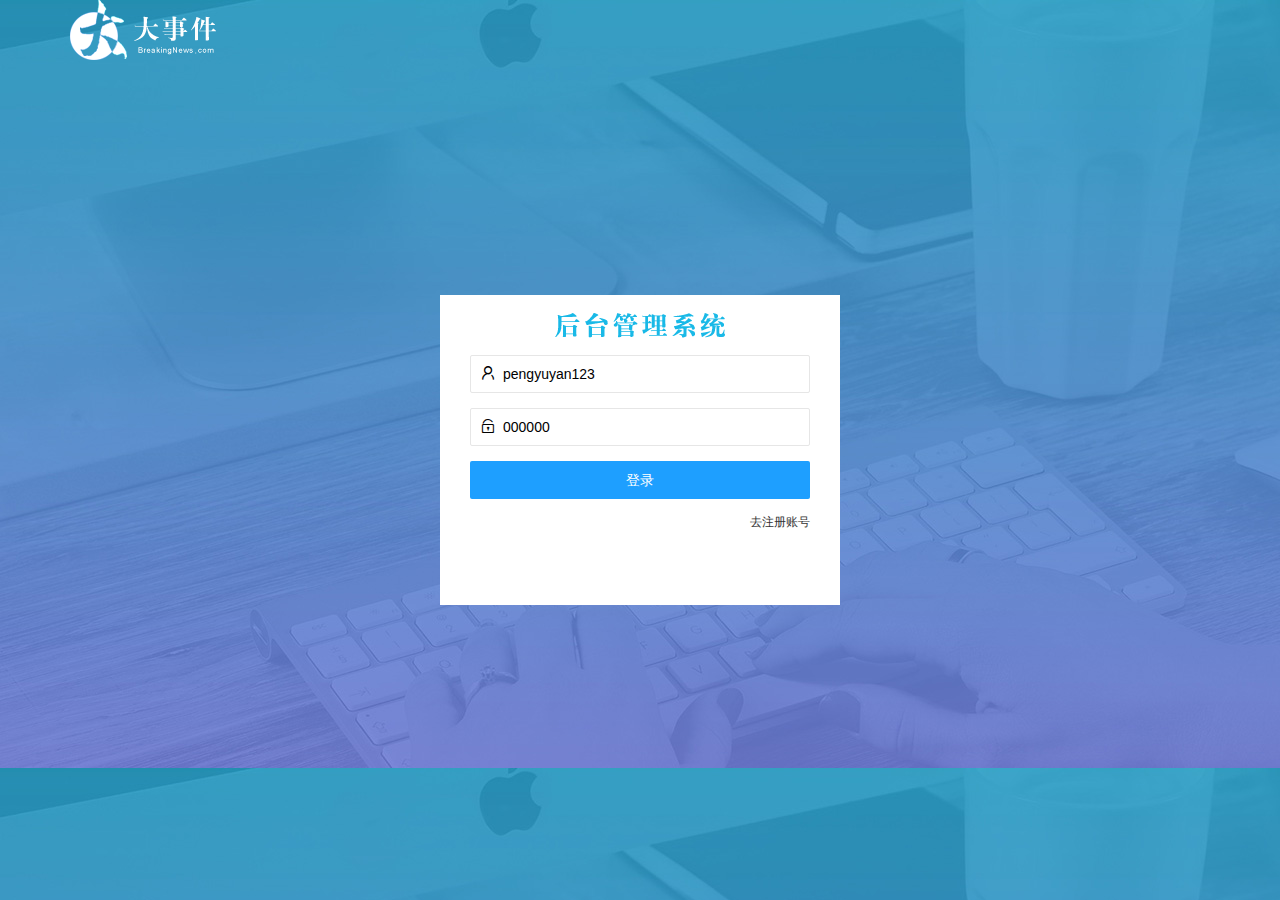
<file: login.html>
<!DOCTYPE html>
<html lang="en">

<head>
    <meta charset="UTF-8">
    <meta name="viewport" content="width=device-width, initial-scale=1.0">
    <title>大事件登录/注册页面</title>
    <link rel="stylesheet" href="/assets/lib/layui/css/layui.css">
    <link rel="stylesheet" href="/assets/css/login.css">
</head>

<body>
    <!-- 头部 logo 区域 -->
    <div class="layui-main">
        <img src="/assets/images/logo.png" alt="">
    </div>

    <!-- 登录/注册 区域 -->
    <div class="loginAndRegBox">
        <!-- 1.顶部标题 -->
        <div class="title-box"></div>
        <!-- 2.登录区域 -->
        <div class="login-box">
            <!-- 登录表单 -->
            <form class="layui-form" id="form_login">
                <!-- 2.1 用户 -->
                <div class="layui-form-item">
                    <i class="layui-icon layui-icon-username"></i>
                    <input value='pengyuyan123' type="text" name="username" required lay-verify="required" placeholder="请输入用户名" autocomplete="off" class="layui-input">
                </div>
                <!-- 2.2 密码 -->
                <div class="layui-form-item">
                    <i class="layui-icon layui-icon-password"></i>
                    <input value="000000" type="text" name="password" required lay-verify="required|pwd" placeholder="请输入密码" autocomplete="off" class="layui-input">
                </div>
                <!-- 2.3 登录按钮 -->
                <div class="layui-form-item">
                    <!-- lay-submit属性必须存在, button默认type属性就是 submit属性 -->
                    <button class="layui-btn layui-btn-fluid layui-btn-normal" lay-submit>登录</button>
                </div>
                <!-- 2.4 切换链接 -->
                <div class="layui-form-item links">
                    <a href="javascript:;" id="link_reg">去注册账号</a>
                </div>
            </form>
        </div>
        <!-- 3.注册区域 -->
        <div class="reg-box" style="display: none;">
            <!-- 注册表单 -->
            <form class="layui-form" id="form_reg">
                <!-- 2.1 用户 -->
                <div class="layui-form-item">
                    <i class="layui-icon layui-icon-username"></i>
                    <input type="text" name="username" required lay-verify="required" placeholder="请输入用户名" autocomplete="off" class="layui-input">
                </div>
                <!-- 2.2 密码 -->
                <div class="layui-form-item">
                    <i class="layui-icon layui-icon-password"></i>
                    <input type="text" name="password" required lay-verify="required|pwd" placeholder="请输入密码" autocomplete="off" class="layui-input">
                </div>
                <!-- 2.3 确认密码 -->
                <div class="layui-form-item">
                    <i class="layui-icon layui-icon-password"></i>
                    <input type="text" name="repassword" required lay-verify="required|pwd|repwd" placeholder="再次确认密码" autocomplete="off" class="layui-input">
                </div>
                <!-- 2.4 注册按钮 -->
                <div class="layui-form-item">
                    <!-- lay-submit属性必须存在, button默认type属性就是 submit属性 -->
                    <button class="layui-btn layui-btn-fluid layui-btn-normal" lay-submit>注册</button>
                </div>
                <!-- 2.4 切换链接 -->
                <div class="layui-form-item links">
                    <a href="javascript:;" id="link_login">去登录账号</a>
                </div>
            </form>
        </div>
    </div>
    <!-- 引入layui.all 文件-->
    <script src="/assets/lib/layui/layui.all.js"></script>
    <!-- 引入jquery文件 -->
    <script src="/assets/lib/jquery.js"></script>
    <!-- 引入baseAPI.js 地址文件要在juqery之后 自己的js之前 -->
    <script src="/assets/js/baseAPI.js"></script>
    <!-- 引入自己的js文件 -->
    <script src="/assets/js/login.js"></script>
</body>

</html>
</file>
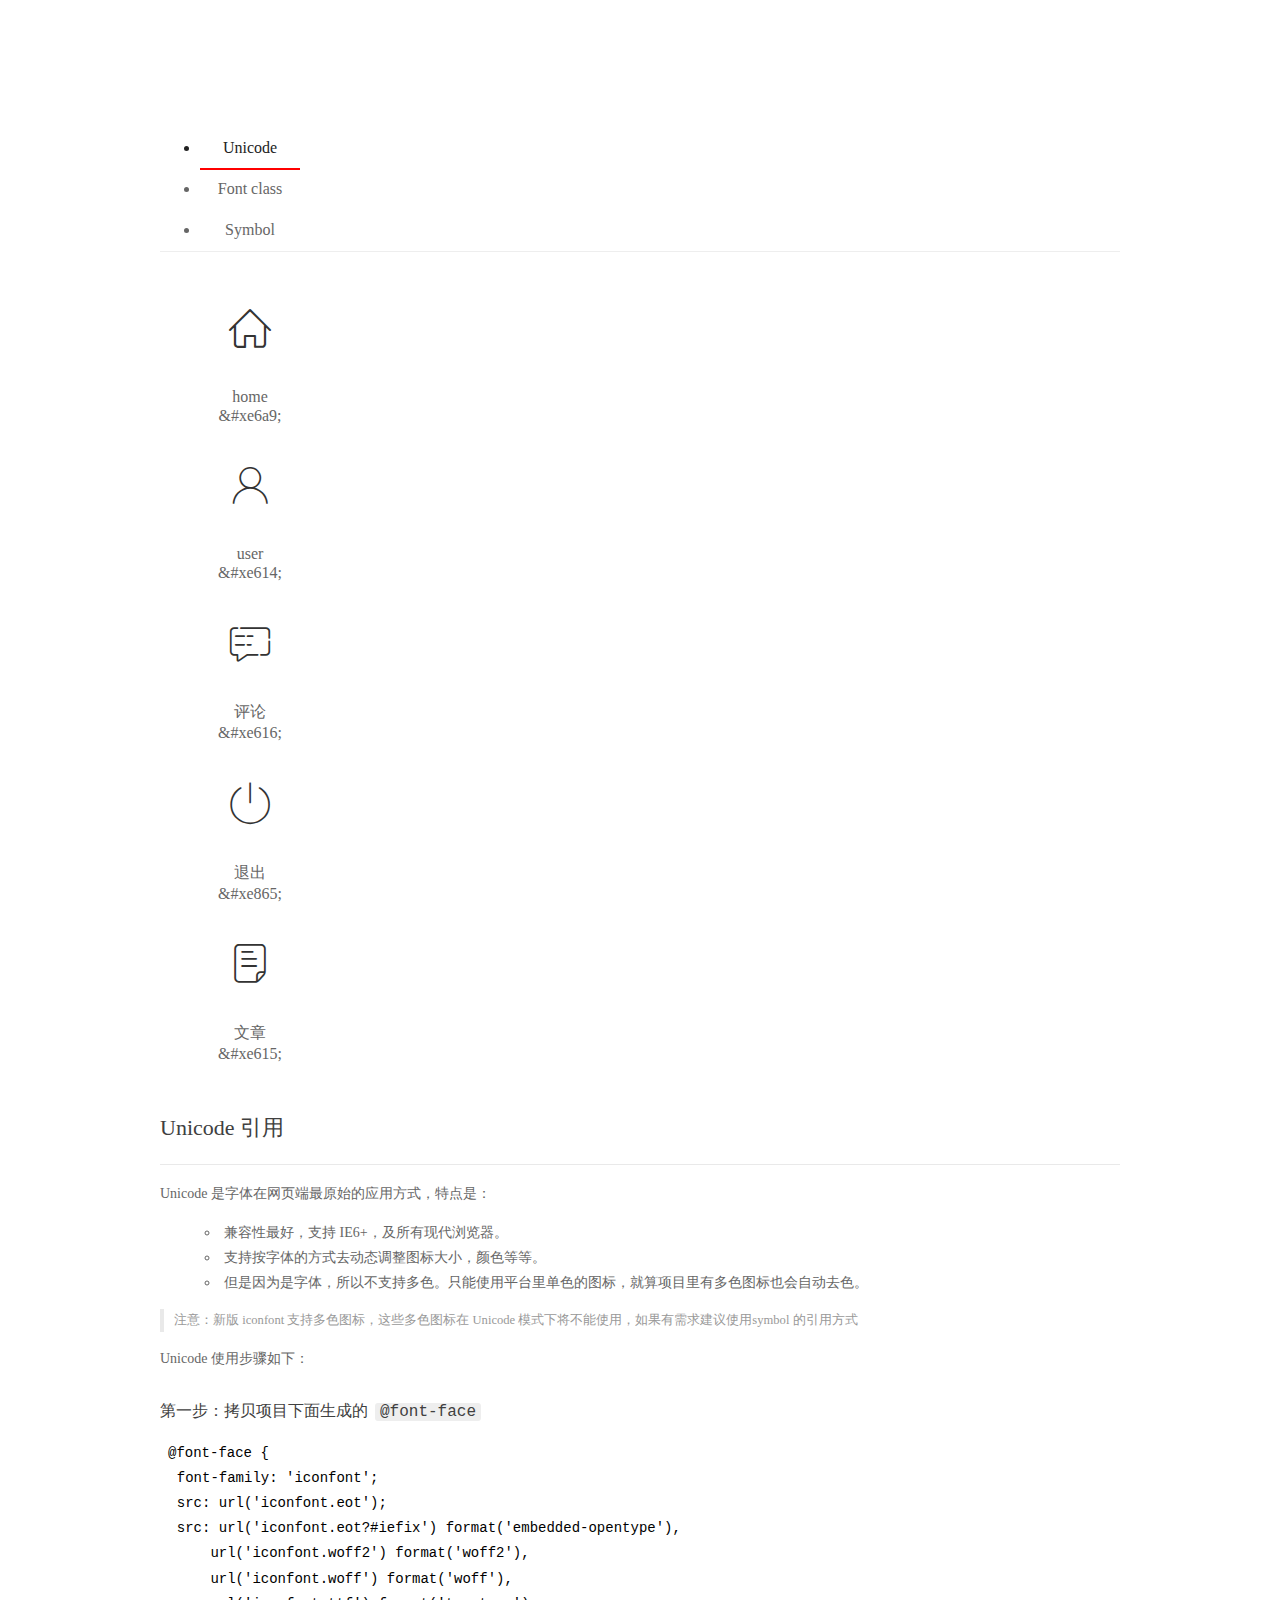
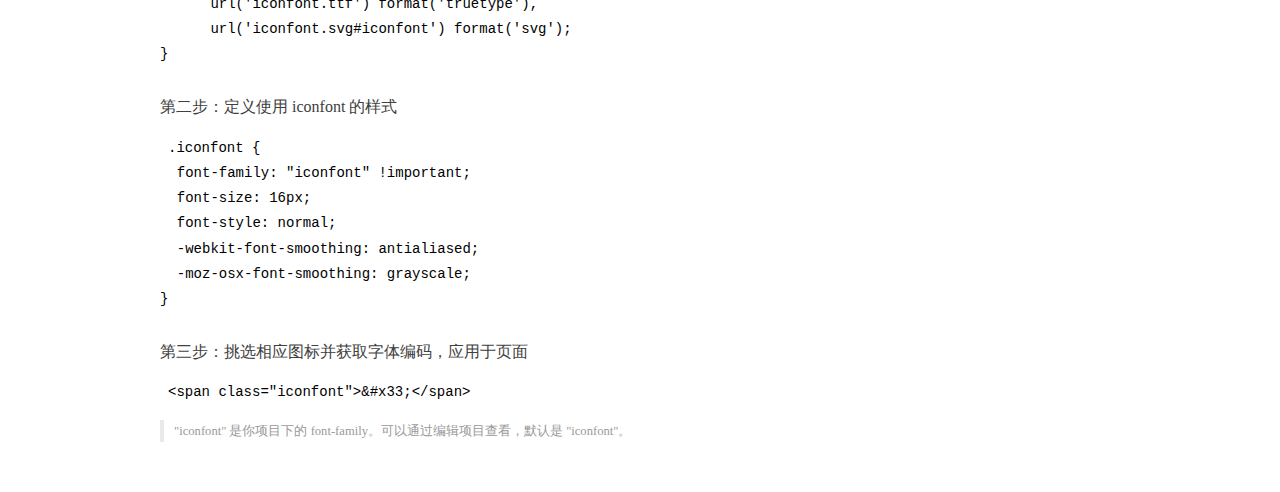
<file: fonts/demo_index.html>
<!DOCTYPE html>
<html>
<head>
  <meta charset="utf-8"/>
  <title>IconFont Demo</title>
  <link rel="shortcut icon" href="https://gtms04.alicdn.com/tps/i4/TB1_oz6GVXXXXaFXpXXJDFnIXXX-64-64.ico" type="image/x-icon"/>
  <link rel="stylesheet" href="https://g.alicdn.com/thx/cube/1.3.2/cube.min.css">
  <link rel="stylesheet" href="demo.css">
  <link rel="stylesheet" href="iconfont.css">
  <script src="iconfont.js"></script>
  <!-- jQuery -->
  <script src="https://a1.alicdn.com/oss/uploads/2018/12/26/7bfddb60-08e8-11e9-9b04-53e73bb6408b.js"></script>
  <!-- 代码高亮 -->
  <script src="https://a1.alicdn.com/oss/uploads/2018/12/26/a3f714d0-08e6-11e9-8a15-ebf944d7534c.js"></script>
</head>
<body>
  <div class="main">
    <h1 class="logo"><a href="https://www.iconfont.cn/" title="iconfont 首页" target="_blank">&#xe86b;</a></h1>
    <div class="nav-tabs">
      <ul id="tabs" class="dib-box">
        <li class="dib active"><span>Unicode</span></li>
        <li class="dib"><span>Font class</span></li>
        <li class="dib"><span>Symbol</span></li>
      </ul>
      
    </div>
    <div class="tab-container">
      <div class="content unicode" style="display: block;">
          <ul class="icon_lists dib-box">
          
            <li class="dib">
              <span class="icon iconfont">&#xe6a9;</span>
                <div class="name">home</div>
                <div class="code-name">&amp;#xe6a9;</div>
              </li>
          
            <li class="dib">
              <span class="icon iconfont">&#xe614;</span>
                <div class="name">user</div>
                <div class="code-name">&amp;#xe614;</div>
              </li>
          
            <li class="dib">
              <span class="icon iconfont">&#xe616;</span>
                <div class="name">评论</div>
                <div class="code-name">&amp;#xe616;</div>
              </li>
          
            <li class="dib">
              <span class="icon iconfont">&#xe865;</span>
                <div class="name">退出</div>
                <div class="code-name">&amp;#xe865;</div>
              </li>
          
            <li class="dib">
              <span class="icon iconfont">&#xe615;</span>
                <div class="name">文章</div>
                <div class="code-name">&amp;#xe615;</div>
              </li>
          
          </ul>
          <div class="article markdown">
          <h2 id="unicode-">Unicode 引用</h2>
          <hr>

          <p>Unicode 是字体在网页端最原始的应用方式，特点是：</p>
          <ul>
            <li>兼容性最好，支持 IE6+，及所有现代浏览器。</li>
            <li>支持按字体的方式去动态调整图标大小，颜色等等。</li>
            <li>但是因为是字体，所以不支持多色。只能使用平台里单色的图标，就算项目里有多色图标也会自动去色。</li>
          </ul>
          <blockquote>
            <p>注意：新版 iconfont 支持多色图标，这些多色图标在 Unicode 模式下将不能使用，如果有需求建议使用symbol 的引用方式</p>
          </blockquote>
          <p>Unicode 使用步骤如下：</p>
          <h3 id="-font-face">第一步：拷贝项目下面生成的 <code>@font-face</code></h3>
<pre><code class="language-css"
>@font-face {
  font-family: 'iconfont';
  src: url('iconfont.eot');
  src: url('iconfont.eot?#iefix') format('embedded-opentype'),
      url('iconfont.woff2') format('woff2'),
      url('iconfont.woff') format('woff'),
      url('iconfont.ttf') format('truetype'),
      url('iconfont.svg#iconfont') format('svg');
}
</code></pre>
          <h3 id="-iconfont-">第二步：定义使用 iconfont 的样式</h3>
<pre><code class="language-css"
>.iconfont {
  font-family: "iconfont" !important;
  font-size: 16px;
  font-style: normal;
  -webkit-font-smoothing: antialiased;
  -moz-osx-font-smoothing: grayscale;
}
</code></pre>
          <h3 id="-">第三步：挑选相应图标并获取字体编码，应用于页面</h3>
<pre>
<code class="language-html"
>&lt;span class="iconfont"&gt;&amp;#x33;&lt;/span&gt;
</code></pre>
          <blockquote>
            <p>"iconfont" 是你项目下的 font-family。可以通过编辑项目查看，默认是 "iconfont"。</p>
          </blockquote>
          </div>
      </div>
      <div class="content font-class">
        <ul class="icon_lists dib-box">
          
          <li class="dib">
            <span class="icon iconfont icon-home"></span>
            <div class="name">
              home
            </div>
            <div class="code-name">.icon-home
            </div>
          </li>
          
          <li class="dib">
            <span class="icon iconfont icon-user"></span>
            <div class="name">
              user
            </div>
            <div class="code-name">.icon-user
            </div>
          </li>
          
          <li class="dib">
            <span class="icon iconfont icon-pinglun"></span>
            <div class="name">
              评论
            </div>
            <div class="code-name">.icon-pinglun
            </div>
          </li>
          
          <li class="dib">
            <span class="icon iconfont icon-tuichu"></span>
            <div class="name">
              退出
            </div>
            <div class="code-name">.icon-tuichu
            </div>
          </li>
          
          <li class="dib">
            <span class="icon iconfont icon-16"></span>
            <div class="name">
              文章
            </div>
            <div class="code-name">.icon-16
            </div>
          </li>
          
        </ul>
        <div class="article markdown">
        <h2 id="font-class-">font-class 引用</h2>
        <hr>

        <p>font-class 是 Unicode 使用方式的一种变种，主要是解决 Unicode 书写不直观，语意不明确的问题。</p>
        <p>与 Unicode 使用方式相比，具有如下特点：</p>
        <ul>
          <li>兼容性良好，支持 IE8+，及所有现代浏览器。</li>
          <li>相比于 Unicode 语意明确，书写更直观。可以很容易分辨这个 icon 是什么。</li>
          <li>因为使用 class 来定义图标，所以当要替换图标时，只需要修改 class 里面的 Unicode 引用。</li>
          <li>不过因为本质上还是使用的字体，所以多色图标还是不支持的。</li>
        </ul>
        <p>使用步骤如下：</p>
        <h3 id="-fontclass-">第一步：引入项目下面生成的 fontclass 代码：</h3>
<pre><code class="language-html">&lt;link rel="stylesheet" href="./iconfont.css"&gt;
</code></pre>
        <h3 id="-">第二步：挑选相应图标并获取类名，应用于页面：</h3>
<pre><code class="language-html">&lt;span class="iconfont icon-xxx"&gt;&lt;/span&gt;
</code></pre>
        <blockquote>
          <p>"
            iconfont" 是你项目下的 font-family。可以通过编辑项目查看，默认是 "iconfont"。</p>
        </blockquote>
      </div>
      </div>
      <div class="content symbol">
          <ul class="icon_lists dib-box">
          
            <li class="dib">
                <svg class="icon svg-icon" aria-hidden="true">
                  <use xlink:href="#icon-home"></use>
                </svg>
                <div class="name">home</div>
                <div class="code-name">#icon-home</div>
            </li>
          
            <li class="dib">
                <svg class="icon svg-icon" aria-hidden="true">
                  <use xlink:href="#icon-user"></use>
                </svg>
                <div class="name">user</div>
                <div class="code-name">#icon-user</div>
            </li>
          
            <li class="dib">
                <svg class="icon svg-icon" aria-hidden="true">
                  <use xlink:href="#icon-pinglun"></use>
                </svg>
                <div class="name">评论</div>
                <div class="code-name">#icon-pinglun</div>
            </li>
          
            <li class="dib">
                <svg class="icon svg-icon" aria-hidden="true">
                  <use xlink:href="#icon-tuichu"></use>
                </svg>
                <div class="name">退出</div>
                <div class="code-name">#icon-tuichu</div>
            </li>
          
            <li class="dib">
                <svg class="icon svg-icon" aria-hidden="true">
                  <use xlink:href="#icon-16"></use>
                </svg>
                <div class="name">文章</div>
                <div class="code-name">#icon-16</div>
            </li>
          
          </ul>
          <div class="article markdown">
          <h2 id="symbol-">Symbol 引用</h2>
          <hr>

          <p>这是一种全新的使用方式，应该说这才是未来的主流，也是平台目前推荐的用法。相关介绍可以参考这篇<a href="">文章</a>
            这种用法其实是做了一个 SVG 的集合，与另外两种相比具有如下特点：</p>
          <ul>
            <li>支持多色图标了，不再受单色限制。</li>
            <li>通过一些技巧，支持像字体那样，通过 <code>font-size</code>, <code>color</code> 来调整样式。</li>
            <li>兼容性较差，支持 IE9+，及现代浏览器。</li>
            <li>浏览器渲染 SVG 的性能一般，还不如 png。</li>
          </ul>
          <p>使用步骤如下：</p>
          <h3 id="-symbol-">第一步：引入项目下面生成的 symbol 代码：</h3>
<pre><code class="language-html">&lt;script src="./iconfont.js"&gt;&lt;/script&gt;
</code></pre>
          <h3 id="-css-">第二步：加入通用 CSS 代码（引入一次就行）：</h3>
<pre><code class="language-html">&lt;style&gt;
.icon {
  width: 1em;
  height: 1em;
  vertical-align: -0.15em;
  fill: currentColor;
  overflow: hidden;
}
&lt;/style&gt;
</code></pre>
          <h3 id="-">第三步：挑选相应图标并获取类名，应用于页面：</h3>
<pre><code class="language-html">&lt;svg class="icon" aria-hidden="true"&gt;
  &lt;use xlink:href="#icon-xxx"&gt;&lt;/use&gt;
&lt;/svg&gt;
</code></pre>
          </div>
      </div>

    </div>
  </div>
  <script>
  $(document).ready(function () {
      $('.tab-container .content:first').show()

      $('#tabs li').click(function (e) {
        var tabContent = $('.tab-container .content')
        var index = $(this).index()

        if ($(this).hasClass('active')) {
          return
        } else {
          $('#tabs li').removeClass('active')
          $(this).addClass('active')

          tabContent.hide().eq(index).fadeIn()
        }
      })
    })
  </script>
</body>
</html>
</file>
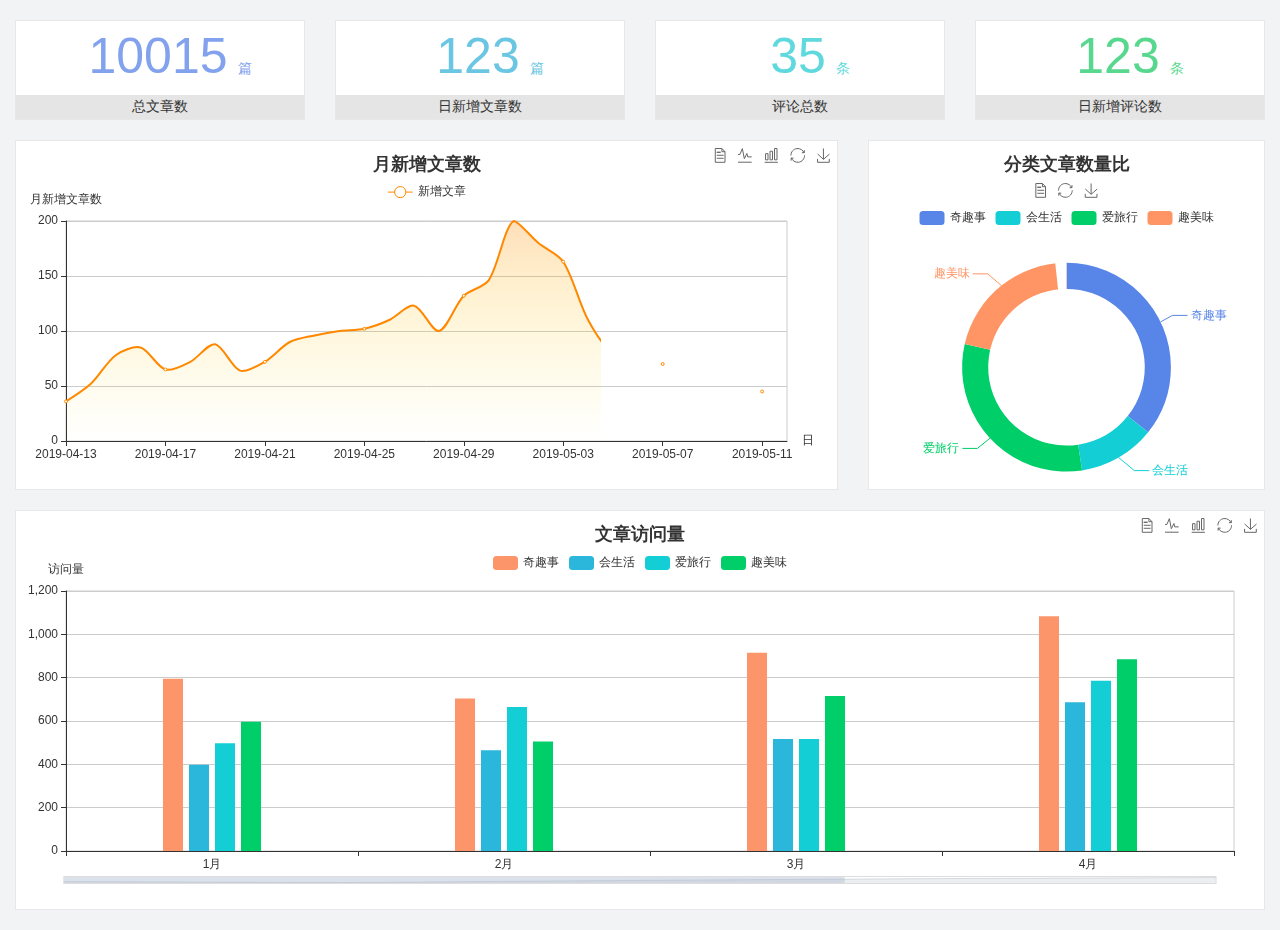
<file: home/dashboard.html>
<!DOCTYPE html>
<html lang="en">

<head>
  <meta charset="UTF-8">
  <meta name="viewport" content="width=device-width, initial-scale=1.0">
  <meta http-equiv="X-UA-Compatible" content="ie=edge">
  <title>图表统计</title>
  <link rel="stylesheet" href="../assets/lib/bootstrap.css" />
  <link rel="stylesheet" href="../assets/lib/main.css" />
  <script src="../assets/lib/jquery.js"></script>
  <script type="text/javascript" src="../assets/lib/echarts.min.js"></script>
</head>

<body>
  <div class="container-fluid">
    <div class="row spannel_list">
      <div class="col-sm-3 col-xs-6">
        <div class="spannel">
          <em>10015</em><span>篇</span>
          <b>总文章数</b>
        </div>
      </div>
      <div class="col-sm-3 col-xs-6">
        <div class="spannel scolor01">
          <em>123</em><span>篇</span>
          <b>日新增文章数</b>
        </div>
      </div>
      <div class="col-sm-3 col-xs-6">
        <div class="spannel scolor02">
          <em>35</em><span>条</span>
          <b>评论总数</b>
        </div>
      </div>
      <div class="col-sm-3 col-xs-6">
        <div class="spannel scolor03">
          <em>123</em><span>条</span>
          <b>日新增评论数</b>
        </div>
      </div>
    </div>
  </div>

  <div class="container-fluid">
    <div class="row curve-pie">
      <div class="col-lg-8 col-md-8">
        <div class="gragh_pannel" id="curve_show"></div>
      </div>
      <div class="col-lg-4 col-md-4">
        <div class="gragh_pannel" id="pie_show"></div>
      </div>
    </div>
  </div>

  <div class="container-fluid">
    <div class="column_pannel" id="column_show"></div>
  </div>

  <script>
    var oChart = echarts.init(document.getElementById('curve_show'));
    var aList_all = [
      { 'count': 36, 'date': '2019-04-13' },
      { 'count': 52, 'date': '2019-04-14' },
      { 'count': 78, 'date': '2019-04-15' },
      { 'count': 85, 'date': '2019-04-16' },
      { 'count': 65, 'date': '2019-04-17' },
      { 'count': 72, 'date': '2019-04-18' },
      { 'count': 88, 'date': '2019-04-19' },
      { 'count': 64, 'date': '2019-04-20' },
      { 'count': 72, 'date': '2019-04-21' },
      { 'count': 90, 'date': '2019-04-22' },
      { 'count': 96, 'date': '2019-04-23' },
      { 'count': 100, 'date': '2019-04-24' },
      { 'count': 102, 'date': '2019-04-25' },
      { 'count': 110, 'date': '2019-04-26' },
      { 'count': 123, 'date': '2019-04-27' },
      { 'count': 100, 'date': '2019-04-28' },
      { 'count': 132, 'date': '2019-04-29' },
      { 'count': 146, 'date': '2019-04-30' },
      { 'count': 200, 'date': '2019-05-01' },
      { 'count': 180, 'date': '2019-05-02' },
      { 'count': 163, 'date': '2019-05-03' },
      { 'count': 110, 'date': '2019-05-04' },
      { 'count': 80, 'date': '2019-05-05' },
      { 'count': 82, 'date': '2019-05-06' },
      { 'count': 70, 'date': '2019-05-07' },
      { 'count': 65, 'date': '2019-05-08' },
      { 'count': 54, 'date': '2019-05-09' },
      { 'count': 40, 'date': '2019-05-10' },
      { 'count': 45, 'date': '2019-05-11' },
      { 'count': 38, 'date': '2019-05-12' },
    ];

    let aCount = [];
    let aDate = [];

    for (var i = 0; i < aList_all.length; i++) {
      aCount.push(aList_all[i].count);
      aDate.push(aList_all[i].date);
    }

    var chartopt = {
      title: {
        text: '月新增文章数',
        left: 'center',
        top: '10'
      },
      tooltip: {
        trigger: 'axis'
      },
      legend: {
        data: ['新增文章'],
        top: '40'
      },
      toolbox: {
        show: true,
        feature: {
          mark: { show: true },
          dataView: { show: true, readOnly: false },
          magicType: { show: true, type: ['line', 'bar'] },
          restore: { show: true },
          saveAsImage: { show: true }
        }
      },
      calculable: true,
      xAxis: [
        {
          name: '日',
          type: 'category',
          boundaryGap: false,
          data: aDate
        }
      ],
      yAxis: [
        {
          name: '月新增文章数',
          type: 'value'
        }
      ],
      series: [
        {
          name: '新增文章',
          type: 'line',
          smooth: true,
          itemStyle: { normal: { areaStyle: { type: 'default' }, color: '#f80' }, lineStyle: { color: '#f80' } },
          data: aCount
        }],
      areaStyle: {
        normal: {
          color: new echarts.graphic.LinearGradient(0, 0, 0, 1, [{
            offset: 0,
            color: 'rgba(255,136,0,0.39)'
          }, {
            offset: .34,
            color: 'rgba(255,180,0,0.25)'
          }, {
            offset: 1,
            color: 'rgba(255,222,0,0.00)'
          }])

        }
      },
      grid: {
        show: true,
        x: 50,
        x2: 50,
        y: 80,
        height: 220
      }
    };

    oChart.setOption(chartopt);


    var oPie = echarts.init(document.getElementById('pie_show'));
    var oPieopt =
    {
      title: {
        top: 10,
        text: '分类文章数量比',
        x: 'center'
      },
      tooltip: {
        trigger: 'item',
        formatter: "{a} <br/>{b} : {c} ({d}%)"
      },
      color: ['#5885e8', '#13cfd5', '#00ce68', '#ff9565'],
      legend: {
        x: 'center',
        top: 65,
        data: ['奇趣事', '会生活', '爱旅行', '趣美味']
      },
      toolbox: {
        show: true,
        x: 'center',
        top: 35,
        feature: {
          mark: { show: true },
          dataView: { show: true, readOnly: false },
          magicType: {
            show: true,
            type: ['pie', 'funnel'],
            option: {
              funnel: {
                x: '25%',
                width: '50%',
                funnelAlign: 'left',
                max: 1548
              }
            }
          },
          restore: { show: true },
          saveAsImage: { show: true }
        }
      },
      calculable: true,
      series: [
        {
          name: '访问来源',
          type: 'pie',
          radius: ['45%', '60%'],
          center: ['50%', '65%'],
          data: [
            { value: 300, name: '奇趣事' },
            { value: 100, name: '会生活' },
            { value: 260, name: '爱旅行' },
            { value: 180, name: '趣美味' }
          ]
        }
      ]
    };
    oPie.setOption(oPieopt);



    var oColumn = this.echarts.init(document.getElementById('column_show'));
    var oColumnopt =
    {
      title: {
        text: '文章访问量',
        left: 'center',
        top: '10'
      },
      tooltip: {
        trigger: 'axis'
      },
      legend: {
        data: ['奇趣事', '会生活', '爱旅行', '趣美味'],
        top: '40'
      },
      toolbox: {
        show: true,
        feature: {
          mark: { show: true },
          dataView: { show: true, readOnly: false },
          magicType: { show: true, type: ['line', 'bar'] },
          restore: { show: true },
          saveAsImage: { show: true }
        }
      },
      calculable: true,
      xAxis: [
        {
          type: 'category',
          data: ['1月', '2月', '3月', '4月', '5月']
        }
      ],
      yAxis: [
        {
          name: '访问量',
          type: 'value'
        }
      ],
      series: [
        {
          name: '奇趣事',
          type: 'bar',
          barWidth: 20,
          itemStyle: {
            normal: { areaStyle: { type: 'default' }, color: '#fd956a' }
          },
          data: [800, 708, 920, 1090, 1200]
        },
        {
          name: '会生活',
          type: 'bar',
          barWidth: 20,
          itemStyle: {
            normal: { areaStyle: { type: 'default' }, color: '#2bb6db' }
          },
          data: [400, 468, 520, 690, 800]
        },
        {
          name: '爱旅行',
          type: 'bar',
          barWidth: 20,
          itemStyle: {
            normal: { areaStyle: { type: 'default' }, color: '#13cfd5' }
          },
          data: [500, 668, 520, 790, 900]
        },
        {
          name: '趣美味',
          type: 'bar',
          barWidth: 20,
          itemStyle: {
            normal: { areaStyle: { type: 'default' }, color: '#00ce68' }
          },
          data: [600, 508, 720, 890, 1000]
        }
      ],
      grid: {
        show: true,
        x: 50,
        x2: 30,
        y: 80,
        height: 260
      },
      dataZoom: [//给x轴设置滚动条
        {
          start: 0,//默认为0
          end: 100 - 1000 / 31,//默认为100
          type: 'slider',
          show: true,
          xAxisIndex: [0],
          handleSize: 0,//滑动条的 左右2个滑动条的大小
          height: 8,//组件高度
          left: 45, //左边的距离
          right: 50,//右边的距离
          bottom: 26,//右边的距离
          handleColor: '#ddd',//h滑动图标的颜色
          handleStyle: {
            borderColor: "#cacaca",
            borderWidth: "1",
            shadowBlur: 2,
            background: "#ddd",
            shadowColor: "#ddd",
          }
        }]
    };
    oColumn.setOption(oColumnopt);
  </script>
</body>

</html>
</file>
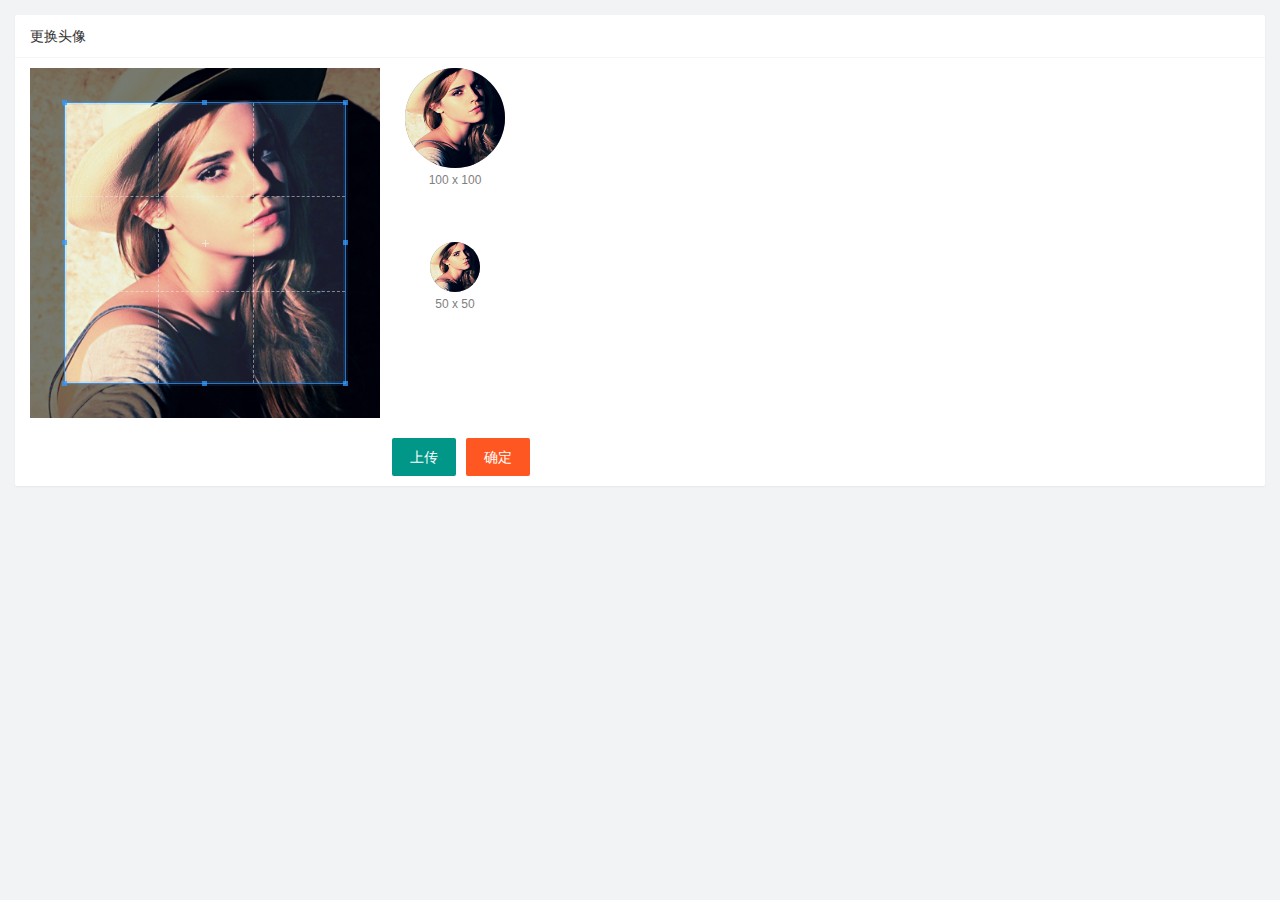
<file: user/user_avatar.html>
<!DOCTYPE html>
<html lang="en">

<head>
    <meta charset="UTF-8">
    <meta name="viewport" content="width=device-width, initial-scale=1.0">
    <title>Document</title>
    <!-- 引入layui样式表 -->
    <link rel="stylesheet" href="/assets/lib/layui/css/layui.css">
    <!-- 导入 cropper.css 样式表 -->
    <link rel="stylesheet" href="/assets/lib/cropper/cropper.css" />
    <!-- 引入自己的样式表 -->
    <link rel="stylesheet" href="/assets/css/user/user_avatar.css">
</head>

<body>
    <div class="layui-card">
        <div class="layui-card-header">更换头像</div>
        <div class="layui-card-body">
            <!-- 第一行的图片裁剪和预览区域 -->
            <div class="row1">
                <!-- 图片裁剪区域 -->
                <div class="cropper-box">
                    <!-- 这个 img 标签很重要，将来会把它初始化为裁剪区域 -->
                    <img id="image" src="/assets/images/sample.jpg" />
                </div>
                <!-- 图片的预览区域 -->
                <div class="preview-box">
                    <div>
                        <!-- 宽高为 100px 的预览区域 -->
                        <div class="img-preview w100"></div>
                        <p class="size">100 x 100</p>
                    </div>
                    <div>
                        <!-- 宽高为 50px 的预览区域 -->
                        <div class="img-preview w50"></div>
                        <p class="size">50 x 50</p>
                    </div>
                </div>
            </div>
            <!-- 第二行的按钮区域 -->
            <div class="row2">
                <!-- accept 选择文件类型 -->
                <input type="file" id="file" accept="image/png,image/jpeg">
                <button type="button" class="layui-btn" id="btnChoseImage">上传</button>
                <button type="button" class="layui-btn layui-btn-danger" id="btnUpload">确定</button>
            </div>
        </div>
    </div>
    <!-- 引入layui.all.js文件 -->
    <script src="/assets/lib/layui/layui.all.js "></script>
    <!-- 引入jquery.js文件 -->
    <script src="/assets/lib/jquery.js "></script>
    <!-- 引入Cropper 相关js文件 -->
    <script src="/assets/lib/cropper/Cropper.js "></script>
    <script src="/assets/lib/cropper/jquery-cropper.js "></script>
    <!-- 引入自己封装的baseAPI.js文件 -->
    <script src="/assets/js/baseAPI.js "></script>
    <!-- 引入本网页的js文件 -->
    <script src="/assets/js/user/user_avatar.js "></script>
</body>

</html>
</file>
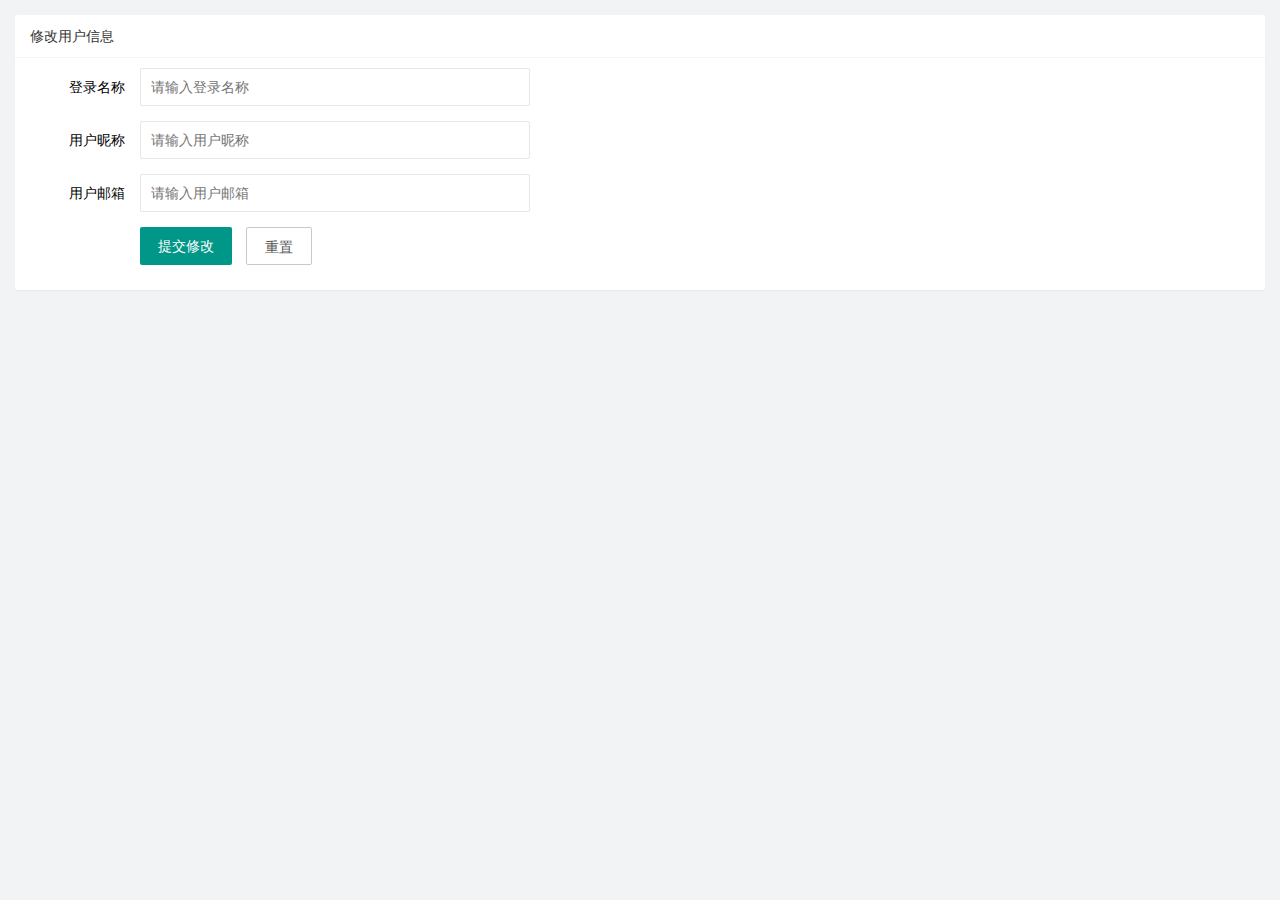
<file: user/user_info.html>
<!DOCTYPE html>
<html lang="en">

<head>
    <meta charset="UTF-8">
    <meta name="viewport" content="width=device-width, initial-scale=1.0">
    <title>Document</title>
    <!-- 引入layui样式表 -->
    <link rel="stylesheet" href="/assets/lib/layui/css/layui.css">
    <!-- 引入自己的样式表 -->
    <link rel="stylesheet" href="/assets/css/user/user_info.css">
</head>

<body>
    <div class="layui-card">
        <div class="layui-card-header">修改用户信息</div>
        <div class="layui-card-body">
            <!-- form表单 -->
            <form class="layui-form" lay-filter='formUserInfo'>
                <!-- 隐藏域保存id -->
                <input type="hidden" name="id">
                <!-- 1 -->
                <div class="layui-form-item">
                    <label class="layui-form-label">登录名称</label>
                    <div class="layui-input-block">
                        <input type="text" name="username" required lay-verify="required" placeholder="请输入登录名称" autocomplete="off" class="layui-input">
                    </div>
                </div>
                <!-- 1 -->
                <div class="layui-form-item">
                    <label class="layui-form-label">用户昵称</label>
                    <div class="layui-input-block">
                        <input type="text" name="nickname" required lay-verify="required|nickname" placeholder="请输入用户昵称" autocomplete="off" class="layui-input">
                    </div>
                </div>
                <!-- 1 -->
                <div class="layui-form-item">
                    <label class="layui-form-label">用户邮箱</label>
                    <div class="layui-input-block">
                        <input type="text" name="email" required lay-verify="required|email" placeholder="请输入用户邮箱" autocomplete="off" class="layui-input">
                    </div>
                </div>
                <div class="layui-form-item">
                    <div class="layui-input-block">
                        <button class="layui-btn" lay-submit lay-filter="formDemo">提交修改</button>
                        <button id="btnReset" type="reset" class="layui-btn layui-btn-primary">重置</button>
                    </div>
                </div>
            </form>
        </div>
    </div>
    <!-- 引入layui.all.js文件 -->
    <script src="/assets/lib/layui/layui.all.js"></script>
    <!-- 引入jquery.js文件 -->
    <script src="/assets/lib/jquery.js"></script>
    <!-- 引入自己封装的baseAPI.js文件 -->
    <script src="/assets/js/baseAPI.js"></script>
    <!-- 引入本网页的js文件 -->
    <script src="/assets/js/user/user_info.js"></script>
</body>

</html>
</file>
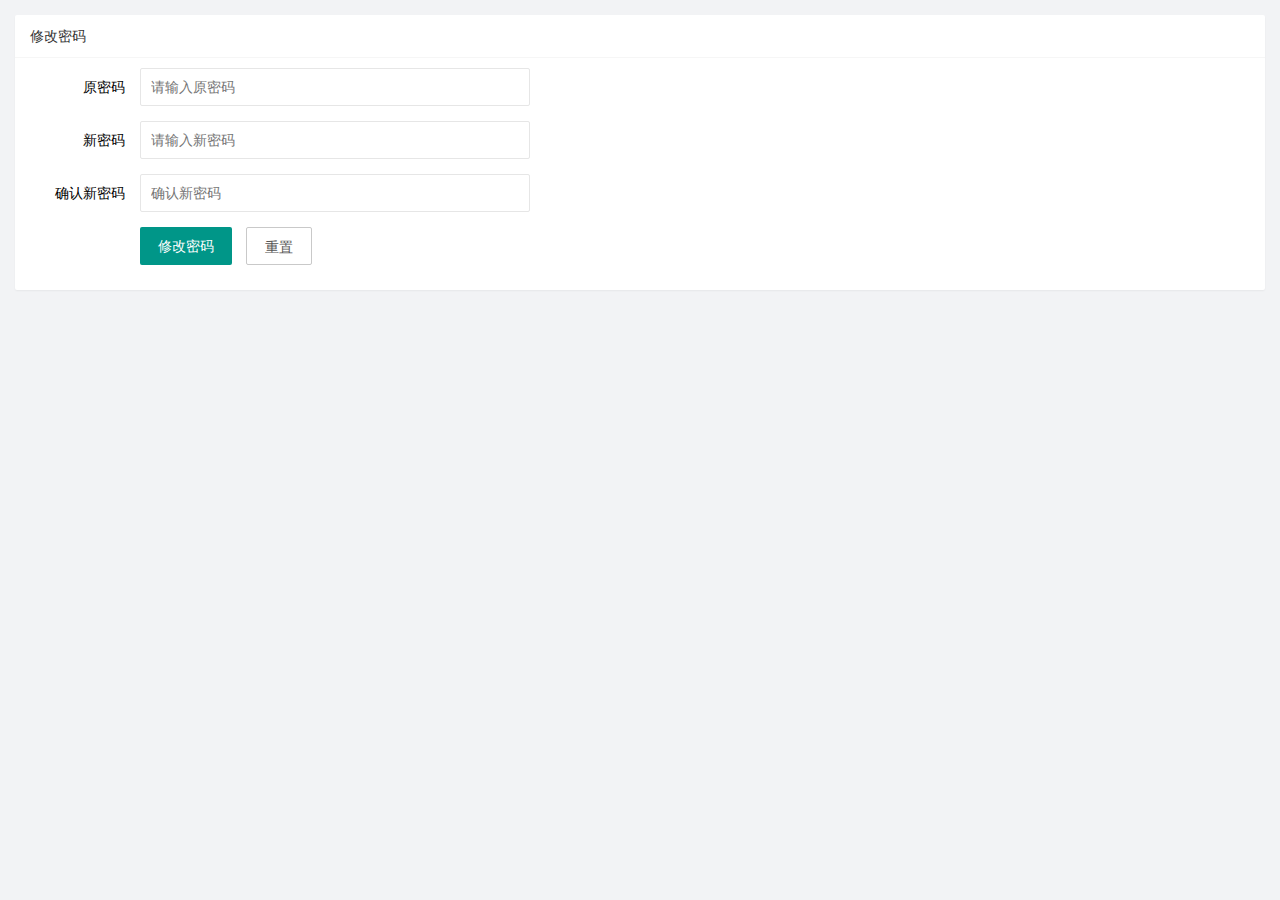
<file: user/user_pwd.html>
<!DOCTYPE html>
<html lang="en">

<head>
    <meta charset="UTF-8">
    <meta name="viewport" content="width=device-width, initial-scale=1.0">
    <title>Document</title>
    <!-- 引入layui样式表 -->
    <link rel="stylesheet" href="/assets/lib/layui/css/layui.css">
    <!-- 引入自己的样式表 -->
    <link rel="stylesheet" href="/assets/css/user/user_pwd.css">
</head>

<body>
    <div class="layui-card">
        <div class="layui-card-header">修改密码</div>
        <div class="layui-card-body">
            <form class="layui-form" action="">
                <!-- 1 -->
                <div class="layui-form-item">
                    <label class="layui-form-label">原密码</label>
                    <div class="layui-input-block">
                        <input type="text" name="oldPwd" required lay-verify="required|pwd" placeholder="请输入原密码" autocomplete="off" class="layui-input">
                    </div>
                </div>
                <!-- 1 -->
                <div class="layui-form-item">
                    <label class="layui-form-label">新密码</label>
                    <div class="layui-input-block">
                        <input type="text" name="newPwd" required lay-verify="required|pwd|samepwd" placeholder="请输入新密码" autocomplete="off" class="layui-input">
                    </div>
                </div>
                <!-- 1 -->
                <div class="layui-form-item">
                    <label class="layui-form-label">确认新密码</label>
                    <div class="layui-input-block">
                        <input type="text" name="rePwd" required lay-verify="required|pwd|repwd" placeholder="确认新密码" autocomplete="off" class="layui-input">
                    </div>
                </div>
                <div class="layui-form-item">
                    <div class="layui-input-block">
                        <button class="layui-btn" lay-submit lay-filter="formDemo">修改密码</button>
                        <button type="reset" class="layui-btn layui-btn-primary">重置</button>
                    </div>
                </div>
            </form>
        </div>
    </div>
    <!-- 引入layui.all.js文件 -->
    <script src="/assets/lib/layui/layui.all.js"></script>
    <!-- 引入jquery.js文件 -->
    <script src="/assets/lib/jquery.js"></script>
    <!-- 引入自己封装的baseAPI.js文件 -->
    <script src="/assets/js/baseAPI.js"></script>
    <!-- 引入本网页的js文件 -->
    <script src="/assets/js/user/user_pwd.js"></script>
</body>

</html>
</file>
<file: assets/lib/layui/css/layui.css>
/** layui-v2.5.5 MIT License By https://www.layui.com */
 .layui-inline,img{display:inline-block;vertical-align:middle}h1,h2,h3,h4,h5,h6{font-weight:400}.layui-edge,.layui-header,.layui-inline,.layui-main{position:relative}.layui-body,.layui-edge,.layui-elip{overflow:hidden}.layui-btn,.layui-edge,.layui-inline,img{vertical-align:middle}.layui-btn,.layui-disabled,.layui-icon,.layui-unselect{-moz-user-select:none;-webkit-user-select:none;-ms-user-select:none}.layui-elip,.layui-form-checkbox span,.layui-form-pane .layui-form-label{text-overflow:ellipsis;white-space:nowrap}.layui-breadcrumb,.layui-tree-btnGroup{visibility:hidden}blockquote,body,button,dd,div,dl,dt,form,h1,h2,h3,h4,h5,h6,input,li,ol,p,pre,td,textarea,th,ul{margin:0;padding:0;-webkit-tap-highlight-color:rgba(0,0,0,0)}a:active,a:hover{outline:0}img{border:none}li{list-style:none}table{border-collapse:collapse;border-spacing:0}h4,h5,h6{font-size:100%}button,input,optgroup,option,select,textarea{font-family:inherit;font-size:inherit;font-style:inherit;font-weight:inherit;outline:0}pre{white-space:pre-wrap;white-space:-moz-pre-wrap;white-space:-pre-wrap;white-space:-o-pre-wrap;word-wrap:break-word}body{line-height:24px;font:14px Helvetica Neue,Helvetica,PingFang SC,Tahoma,Arial,sans-serif}hr{height:1px;margin:10px 0;border:0;clear:both}a{color:#333;text-decoration:none}a:hover{color:#777}a cite{font-style:normal;*cursor:pointer}.layui-border-box,.layui-border-box *{box-sizing:border-box}.layui-box,.layui-box *{box-sizing:content-box}.layui-clear{clear:both;*zoom:1}.layui-clear:after{content:'\20';clear:both;*zoom:1;display:block;height:0}.layui-inline{*display:inline;*zoom:1}.layui-edge{display:inline-block;width:0;height:0;border-width:6px;border-style:dashed;border-color:transparent}.layui-edge-top{top:-4px;border-bottom-color:#999;border-bottom-style:solid}.layui-edge-right{border-left-color:#999;border-left-style:solid}.layui-edge-bottom{top:2px;border-top-color:#999;border-top-style:solid}.layui-edge-left{border-right-color:#999;border-right-style:solid}.layui-disabled,.layui-disabled:hover{color:#d2d2d2!important;cursor:not-allowed!important}.layui-circle{border-radius:100%}.layui-show{display:block!important}.layui-hide{display:none!important}@font-face{font-family:layui-icon;src:url(../font/iconfont.eot?v=250);src:url(../font/iconfont.eot?v=250#iefix) format('embedded-opentype'),url(../font/iconfont.woff2?v=250) format('woff2'),url(../font/iconfont.woff?v=250) format('woff'),url(../font/iconfont.ttf?v=250) format('truetype'),url(../font/iconfont.svg?v=250#layui-icon) format('svg')}.layui-icon{font-family:layui-icon!important;font-size:16px;font-style:normal;-webkit-font-smoothing:antialiased;-moz-osx-font-smoothing:grayscale}.layui-icon-reply-fill:before{content:"\e611"}.layui-icon-set-fill:before{content:"\e614"}.layui-icon-menu-fill:before{content:"\e60f"}.layui-icon-search:before{content:"\e615"}.layui-icon-share:before{content:"\e641"}.layui-icon-set-sm:before{content:"\e620"}.layui-icon-engine:before{content:"\e628"}.layui-icon-close:before{content:"\1006"}.layui-icon-close-fill:before{content:"\1007"}.layui-icon-chart-screen:before{content:"\e629"}.layui-icon-star:before{content:"\e600"}.layui-icon-circle-dot:before{content:"\e617"}.layui-icon-chat:before{content:"\e606"}.layui-icon-release:before{content:"\e609"}.layui-icon-list:before{content:"\e60a"}.layui-icon-chart:before{content:"\e62c"}.layui-icon-ok-circle:before{content:"\1005"}.layui-icon-layim-theme:before{content:"\e61b"}.layui-icon-table:before{content:"\e62d"}.layui-icon-right:before{content:"\e602"}.layui-icon-left:before{content:"\e603"}.layui-icon-cart-simple:before{content:"\e698"}.layui-icon-face-cry:before{content:"\e69c"}.layui-icon-face-smile:before{content:"\e6af"}.layui-icon-survey:before{content:"\e6b2"}.layui-icon-tree:before{content:"\e62e"}.layui-icon-upload-circle:before{content:"\e62f"}.layui-icon-add-circle:before{content:"\e61f"}.layui-icon-download-circle:before{content:"\e601"}.layui-icon-templeate-1:before{content:"\e630"}.layui-icon-util:before{content:"\e631"}.layui-icon-face-surprised:before{content:"\e664"}.layui-icon-edit:before{content:"\e642"}.layui-icon-speaker:before{content:"\e645"}.layui-icon-down:before{content:"\e61a"}.layui-icon-file:before{content:"\e621"}.layui-icon-layouts:before{content:"\e632"}.layui-icon-rate-half:before{content:"\e6c9"}.layui-icon-add-circle-fine:before{content:"\e608"}.layui-icon-prev-circle:before{content:"\e633"}.layui-icon-read:before{content:"\e705"}.layui-icon-404:before{content:"\e61c"}.layui-icon-carousel:before{content:"\e634"}.layui-icon-help:before{content:"\e607"}.layui-icon-code-circle:before{content:"\e635"}.layui-icon-water:before{content:"\e636"}.layui-icon-username:before{content:"\e66f"}.layui-icon-find-fill:before{content:"\e670"}.layui-icon-about:before{content:"\e60b"}.layui-icon-location:before{content:"\e715"}.layui-icon-up:before{content:"\e619"}.layui-icon-pause:before{content:"\e651"}.layui-icon-date:before{content:"\e637"}.layui-icon-layim-uploadfile:before{content:"\e61d"}.layui-icon-delete:before{content:"\e640"}.layui-icon-play:before{content:"\e652"}.layui-icon-top:before{content:"\e604"}.layui-icon-friends:before{content:"\e612"}.layui-icon-refresh-3:before{content:"\e9aa"}.layui-icon-ok:before{content:"\e605"}.layui-icon-layer:before{content:"\e638"}.layui-icon-face-smile-fine:before{content:"\e60c"}.layui-icon-dollar:before{content:"\e659"}.layui-icon-group:before{content:"\e613"}.layui-icon-layim-download:before{content:"\e61e"}.layui-icon-picture-fine:before{content:"\e60d"}.layui-icon-link:before{content:"\e64c"}.layui-icon-diamond:before{content:"\e735"}.layui-icon-log:before{content:"\e60e"}.layui-icon-rate-solid:before{content:"\e67a"}.layui-icon-fonts-del:before{content:"\e64f"}.layui-icon-unlink:before{content:"\e64d"}.layui-icon-fonts-clear:before{content:"\e639"}.layui-icon-triangle-r:before{content:"\e623"}.layui-icon-circle:before{content:"\e63f"}.layui-icon-radio:before{content:"\e643"}.layui-icon-align-center:before{content:"\e647"}.layui-icon-align-right:before{content:"\e648"}.layui-icon-align-left:before{content:"\e649"}.layui-icon-loading-1:before{content:"\e63e"}.layui-icon-return:before{content:"\e65c"}.layui-icon-fonts-strong:before{content:"\e62b"}.layui-icon-upload:before{content:"\e67c"}.layui-icon-dialogue:before{content:"\e63a"}.layui-icon-video:before{content:"\e6ed"}.layui-icon-headset:before{content:"\e6fc"}.layui-icon-cellphone-fine:before{content:"\e63b"}.layui-icon-add-1:before{content:"\e654"}.layui-icon-face-smile-b:before{content:"\e650"}.layui-icon-fonts-html:before{content:"\e64b"}.layui-icon-form:before{content:"\e63c"}.layui-icon-cart:before{content:"\e657"}.layui-icon-camera-fill:before{content:"\e65d"}.layui-icon-tabs:before{content:"\e62a"}.layui-icon-fonts-code:before{content:"\e64e"}.layui-icon-fire:before{content:"\e756"}.layui-icon-set:before{content:"\e716"}.layui-icon-fonts-u:before{content:"\e646"}.layui-icon-triangle-d:before{content:"\e625"}.layui-icon-tips:before{content:"\e702"}.layui-icon-picture:before{content:"\e64a"}.layui-icon-more-vertical:before{content:"\e671"}.layui-icon-flag:before{content:"\e66c"}.layui-icon-loading:before{content:"\e63d"}.layui-icon-fonts-i:before{content:"\e644"}.layui-icon-refresh-1:before{content:"\e666"}.layui-icon-rmb:before{content:"\e65e"}.layui-icon-home:before{content:"\e68e"}.layui-icon-user:before{content:"\e770"}.layui-icon-notice:before{content:"\e667"}.layui-icon-login-weibo:before{content:"\e675"}.layui-icon-voice:before{content:"\e688"}.layui-icon-upload-drag:before{content:"\e681"}.layui-icon-login-qq:before{content:"\e676"}.layui-icon-snowflake:before{content:"\e6b1"}.layui-icon-file-b:before{content:"\e655"}.layui-icon-template:before{content:"\e663"}.layui-icon-auz:before{content:"\e672"}.layui-icon-console:before{content:"\e665"}.layui-icon-app:before{content:"\e653"}.layui-icon-prev:before{content:"\e65a"}.layui-icon-website:before{content:"\e7ae"}.layui-icon-next:before{content:"\e65b"}.layui-icon-component:before{content:"\e857"}.layui-icon-more:before{content:"\e65f"}.layui-icon-login-wechat:before{content:"\e677"}.layui-icon-shrink-right:before{content:"\e668"}.layui-icon-spread-left:before{content:"\e66b"}.layui-icon-camera:before{content:"\e660"}.layui-icon-note:before{content:"\e66e"}.layui-icon-refresh:before{content:"\e669"}.layui-icon-female:before{content:"\e661"}.layui-icon-male:before{content:"\e662"}.layui-icon-password:before{content:"\e673"}.layui-icon-senior:before{content:"\e674"}.layui-icon-theme:before{content:"\e66a"}.layui-icon-tread:before{content:"\e6c5"}.layui-icon-praise:before{content:"\e6c6"}.layui-icon-star-fill:before{content:"\e658"}.layui-icon-rate:before{content:"\e67b"}.layui-icon-template-1:before{content:"\e656"}.layui-icon-vercode:before{content:"\e679"}.layui-icon-cellphone:before{content:"\e678"}.layui-icon-screen-full:before{content:"\e622"}.layui-icon-screen-restore:before{content:"\e758"}.layui-icon-cols:before{content:"\e610"}.layui-icon-export:before{content:"\e67d"}.layui-icon-print:before{content:"\e66d"}.layui-icon-slider:before{content:"\e714"}.layui-icon-addition:before{content:"\e624"}.layui-icon-subtraction:before{content:"\e67e"}.layui-icon-service:before{content:"\e626"}.layui-icon-transfer:before{content:"\e691"}.layui-main{width:1140px;margin:0 auto}.layui-header{z-index:1000;height:60px}.layui-header a:hover{transition:all .5s;-webkit-transition:all .5s}.layui-side{position:fixed;left:0;top:0;bottom:0;z-index:999;width:200px;overflow-x:hidden}.layui-side-scroll{position:relative;width:220px;height:100%;overflow-x:hidden}.layui-body{position:absolute;left:200px;right:0;top:0;bottom:0;z-index:998;width:auto;overflow-y:auto;box-sizing:border-box}.layui-layout-body{overflow:hidden}.layui-layout-admin .layui-header{background-color:#23262E}.layui-layout-admin .layui-side{top:60px;width:200px;overflow-x:hidden}.layui-layout-admin .layui-body{position:fixed;top:60px;bottom:44px}.layui-layout-admin .layui-main{width:auto;margin:0 15px}.layui-layout-admin .layui-footer{position:fixed;left:200px;right:0;bottom:0;height:44px;line-height:44px;padding:0 15px;background-color:#eee}.layui-layout-admin .layui-logo{position:absolute;left:0;top:0;width:200px;height:100%;line-height:60px;text-align:center;color:#009688;font-size:16px}.layui-layout-admin .layui-header .layui-nav{background:0 0}.layui-layout-left{position:absolute!important;left:200px;top:0}.layui-layout-right{position:absolute!important;right:0;top:0}.layui-container{position:relative;margin:0 auto;padding:0 15px;box-sizing:border-box}.layui-fluid{position:relative;margin:0 auto;padding:0 15px}.layui-row:after,.layui-row:before{content:'';display:block;clear:both}.layui-col-lg1,.layui-col-lg10,.layui-col-lg11,.layui-col-lg12,.layui-col-lg2,.layui-col-lg3,.layui-col-lg4,.layui-col-lg5,.layui-col-lg6,.layui-col-lg7,.layui-col-lg8,.layui-col-lg9,.layui-col-md1,.layui-col-md10,.layui-col-md11,.layui-col-md12,.layui-col-md2,.layui-col-md3,.layui-col-md4,.layui-col-md5,.layui-col-md6,.layui-col-md7,.layui-col-md8,.layui-col-md9,.layui-col-sm1,.layui-col-sm10,.layui-col-sm11,.layui-col-sm12,.layui-col-sm2,.layui-col-sm3,.layui-col-sm4,.layui-col-sm5,.layui-col-sm6,.layui-col-sm7,.layui-col-sm8,.layui-col-sm9,.layui-col-xs1,.layui-col-xs10,.layui-col-xs11,.layui-col-xs12,.layui-col-xs2,.layui-col-xs3,.layui-col-xs4,.layui-col-xs5,.layui-col-xs6,.layui-col-xs7,.layui-col-xs8,.layui-col-xs9{position:relative;display:block;box-sizing:border-box}.layui-col-xs1,.layui-col-xs10,.layui-col-xs11,.layui-col-xs12,.layui-col-xs2,.layui-col-xs3,.layui-col-xs4,.layui-col-xs5,.layui-col-xs6,.layui-col-xs7,.layui-col-xs8,.layui-col-xs9{float:left}.layui-col-xs1{width:8.33333333%}.layui-col-xs2{width:16.66666667%}.layui-col-xs3{width:25%}.layui-col-xs4{width:33.33333333%}.layui-col-xs5{width:41.66666667%}.layui-col-xs6{width:50%}.layui-col-xs7{width:58.33333333%}.layui-col-xs8{width:66.66666667%}.layui-col-xs9{width:75%}.layui-col-xs10{width:83.33333333%}.layui-col-xs11{width:91.66666667%}.layui-col-xs12{width:100%}.layui-col-xs-offset1{margin-left:8.33333333%}.layui-col-xs-offset2{margin-left:16.66666667%}.layui-col-xs-offset3{margin-left:25%}.layui-col-xs-offset4{margin-left:33.33333333%}.layui-col-xs-offset5{margin-left:41.66666667%}.layui-col-xs-offset6{margin-left:50%}.layui-col-xs-offset7{margin-left:58.33333333%}.layui-col-xs-offset8{margin-left:66.66666667%}.layui-col-xs-offset9{margin-left:75%}.layui-col-xs-offset10{margin-left:83.33333333%}.layui-col-xs-offset11{margin-left:91.66666667%}.layui-col-xs-offset12{margin-left:100%}@media screen and (max-width:768px){.layui-hide-xs{display:none!important}.layui-show-xs-block{display:block!important}.layui-show-xs-inline{display:inline!important}.layui-show-xs-inline-block{display:inline-block!important}}@media screen and (min-width:768px){.layui-container{width:750px}.layui-hide-sm{display:none!important}.layui-show-sm-block{display:block!important}.layui-show-sm-inline{display:inline!important}.layui-show-sm-inline-block{display:inline-block!important}.layui-col-sm1,.layui-col-sm10,.layui-col-sm11,.layui-col-sm12,.layui-col-sm2,.layui-col-sm3,.layui-col-sm4,.layui-col-sm5,.layui-col-sm6,.layui-col-sm7,.layui-col-sm8,.layui-col-sm9{float:left}.layui-col-sm1{width:8.33333333%}.layui-col-sm2{width:16.66666667%}.layui-col-sm3{width:25%}.layui-col-sm4{width:33.33333333%}.layui-col-sm5{width:41.66666667%}.layui-col-sm6{width:50%}.layui-col-sm7{width:58.33333333%}.layui-col-sm8{width:66.66666667%}.layui-col-sm9{width:75%}.layui-col-sm10{width:83.33333333%}.layui-col-sm11{width:91.66666667%}.layui-col-sm12{width:100%}.layui-col-sm-offset1{margin-left:8.33333333%}.layui-col-sm-offset2{margin-left:16.66666667%}.layui-col-sm-offset3{margin-left:25%}.layui-col-sm-offset4{margin-left:33.33333333%}.layui-col-sm-offset5{margin-left:41.66666667%}.layui-col-sm-offset6{margin-left:50%}.layui-col-sm-offset7{margin-left:58.33333333%}.layui-col-sm-offset8{margin-left:66.66666667%}.layui-col-sm-offset9{margin-left:75%}.layui-col-sm-offset10{margin-left:83.33333333%}.layui-col-sm-offset11{margin-left:91.66666667%}.layui-col-sm-offset12{margin-left:100%}}@media screen and (min-width:992px){.layui-container{width:970px}.layui-hide-md{display:none!important}.layui-show-md-block{display:block!important}.layui-show-md-inline{display:inline!important}.layui-show-md-inline-block{display:inline-block!important}.layui-col-md1,.layui-col-md10,.layui-col-md11,.layui-col-md12,.layui-col-md2,.layui-col-md3,.layui-col-md4,.layui-col-md5,.layui-col-md6,.layui-col-md7,.layui-col-md8,.layui-col-md9{float:left}.layui-col-md1{width:8.33333333%}.layui-col-md2{width:16.66666667%}.layui-col-md3{width:25%}.layui-col-md4{width:33.33333333%}.layui-col-md5{width:41.66666667%}.layui-col-md6{width:50%}.layui-col-md7{width:58.33333333%}.layui-col-md8{width:66.66666667%}.layui-col-md9{width:75%}.layui-col-md10{width:83.33333333%}.layui-col-md11{width:91.66666667%}.layui-col-md12{width:100%}.layui-col-md-offset1{margin-left:8.33333333%}.layui-col-md-offset2{margin-left:16.66666667%}.layui-col-md-offset3{margin-left:25%}.layui-col-md-offset4{margin-left:33.33333333%}.layui-col-md-offset5{margin-left:41.66666667%}.layui-col-md-offset6{margin-left:50%}.layui-col-md-offset7{margin-left:58.33333333%}.layui-col-md-offset8{margin-left:66.66666667%}.layui-col-md-offset9{margin-left:75%}.layui-col-md-offset10{margin-left:83.33333333%}.layui-col-md-offset11{margin-left:91.66666667%}.layui-col-md-offset12{margin-left:100%}}@media screen and (min-width:1200px){.layui-container{width:1170px}.layui-hide-lg{display:none!important}.layui-show-lg-block{display:block!important}.layui-show-lg-inline{display:inline!important}.layui-show-lg-inline-block{display:inline-block!important}.layui-col-lg1,.layui-col-lg10,.layui-col-lg11,.layui-col-lg12,.layui-col-lg2,.layui-col-lg3,.layui-col-lg4,.layui-col-lg5,.layui-col-lg6,.layui-col-lg7,.layui-col-lg8,.layui-col-lg9{float:left}.layui-col-lg1{width:8.33333333%}.layui-col-lg2{width:16.66666667%}.layui-col-lg3{width:25%}.layui-col-lg4{width:33.33333333%}.layui-col-lg5{width:41.66666667%}.layui-col-lg6{width:50%}.layui-col-lg7{width:58.33333333%}.layui-col-lg8{width:66.66666667%}.layui-col-lg9{width:75%}.layui-col-lg10{width:83.33333333%}.layui-col-lg11{width:91.66666667%}.layui-col-lg12{width:100%}.layui-col-lg-offset1{margin-left:8.33333333%}.layui-col-lg-offset2{margin-left:16.66666667%}.layui-col-lg-offset3{margin-left:25%}.layui-col-lg-offset4{margin-left:33.33333333%}.layui-col-lg-offset5{margin-left:41.66666667%}.layui-col-lg-offset6{margin-left:50%}.layui-col-lg-offset7{margin-left:58.33333333%}.layui-col-lg-offset8{margin-left:66.66666667%}.layui-col-lg-offset9{margin-left:75%}.layui-col-lg-offset10{margin-left:83.33333333%}.layui-col-lg-offset11{margin-left:91.66666667%}.layui-col-lg-offset12{margin-left:100%}}.layui-col-space1{margin:-.5px}.layui-col-space1>*{padding:.5px}.layui-col-space3{margin:-1.5px}.layui-col-space3>*{padding:1.5px}.layui-col-space5{margin:-2.5px}.layui-col-space5>*{padding:2.5px}.layui-col-space8{margin:-3.5px}.layui-col-space8>*{padding:3.5px}.layui-col-space10{margin:-5px}.layui-col-space10>*{padding:5px}.layui-col-space12{margin:-6px}.layui-col-space12>*{padding:6px}.layui-col-space15{margin:-7.5px}.layui-col-space15>*{padding:7.5px}.layui-col-space18{margin:-9px}.layui-col-space18>*{padding:9px}.layui-col-space20{margin:-10px}.layui-col-space20>*{padding:10px}.layui-col-space22{margin:-11px}.layui-col-space22>*{padding:11px}.layui-col-space25{margin:-12.5px}.layui-col-space25>*{padding:12.5px}.layui-col-space30{margin:-15px}.layui-col-space30>*{padding:15px}.layui-btn,.layui-input,.layui-select,.layui-textarea,.layui-upload-button{outline:0;-webkit-appearance:none;transition:all .3s;-webkit-transition:all .3s;box-sizing:border-box}.layui-elem-quote{margin-bottom:10px;padding:15px;line-height:22px;border-left:5px solid #009688;border-radius:0 2px 2px 0;background-color:#f2f2f2}.layui-quote-nm{border-style:solid;border-width:1px 1px 1px 5px;background:0 0}.layui-elem-field{margin-bottom:10px;padding:0;border-width:1px;border-style:solid}.layui-elem-field legend{margin-left:20px;padding:0 10px;font-size:20px;font-weight:300}.layui-field-title{margin:10px 0 20px;border-width:1px 0 0}.layui-field-box{padding:10px 15px}.layui-field-title .layui-field-box{padding:10px 0}.layui-progress{position:relative;height:6px;border-radius:20px;background-color:#e2e2e2}.layui-progress-bar{position:absolute;left:0;top:0;width:0;max-width:100%;height:6px;border-radius:20px;text-align:right;background-color:#5FB878;transition:all .3s;-webkit-transition:all .3s}.layui-progress-big,.layui-progress-big .layui-progress-bar{height:18px;line-height:18px}.layui-progress-text{position:relative;top:-20px;line-height:18px;font-size:12px;color:#666}.layui-progress-big .layui-progress-text{position:static;padding:0 10px;color:#fff}.layui-collapse{border-width:1px;border-style:solid;border-radius:2px}.layui-colla-content,.layui-colla-item{border-top-width:1px;border-top-style:solid}.layui-colla-item:first-child{border-top:none}.layui-colla-title{position:relative;height:42px;line-height:42px;padding:0 15px 0 35px;color:#333;background-color:#f2f2f2;cursor:pointer;font-size:14px;overflow:hidden}.layui-colla-content{display:none;padding:10px 15px;line-height:22px;color:#666}.layui-colla-icon{position:absolute;left:15px;top:0;font-size:14px}.layui-card{margin-bottom:15px;border-radius:2px;background-color:#fff;box-shadow:0 1px 2px 0 rgba(0,0,0,.05)}.layui-card:last-child{margin-bottom:0}.layui-card-header{position:relative;height:42px;line-height:42px;padding:0 15px;border-bottom:1px solid #f6f6f6;color:#333;border-radius:2px 2px 0 0;font-size:14px}.layui-bg-black,.layui-bg-blue,.layui-bg-cyan,.layui-bg-green,.layui-bg-orange,.layui-bg-red{color:#fff!important}.layui-card-body{position:relative;padding:10px 15px;line-height:24px}.layui-card-body[pad15]{padding:15px}.layui-card-body[pad20]{padding:20px}.layui-card-body .layui-table{margin:5px 0}.layui-card .layui-tab{margin:0}.layui-panel-window{position:relative;padding:15px;border-radius:0;border-top:5px solid #E6E6E6;background-color:#fff}.layui-auxiliar-moving{position:fixed;left:0;right:0;top:0;bottom:0;width:100%;height:100%;background:0 0;z-index:9999999999}.layui-form-label,.layui-form-mid,.layui-form-select,.layui-input-block,.layui-input-inline,.layui-textarea{position:relative}.layui-bg-red{background-color:#FF5722!important}.layui-bg-orange{background-color:#FFB800!important}.layui-bg-green{background-color:#009688!important}.layui-bg-cyan{background-color:#2F4056!important}.layui-bg-blue{background-color:#1E9FFF!important}.layui-bg-black{background-color:#393D49!important}.layui-bg-gray{background-color:#eee!important;color:#666!important}.layui-badge-rim,.layui-colla-content,.layui-colla-item,.layui-collapse,.layui-elem-field,.layui-form-pane .layui-form-item[pane],.layui-form-pane .layui-form-label,.layui-input,.layui-layedit,.layui-layedit-tool,.layui-quote-nm,.layui-select,.layui-tab-bar,.layui-tab-card,.layui-tab-title,.layui-tab-title .layui-this:after,.layui-textarea{border-color:#e6e6e6}.layui-timeline-item:before,hr{background-color:#e6e6e6}.layui-text{line-height:22px;font-size:14px;color:#666}.layui-text h1,.layui-text h2,.layui-text h3{font-weight:500;color:#333}.layui-text h1{font-size:30px}.layui-text h2{font-size:24px}.layui-text h3{font-size:18px}.layui-text a:not(.layui-btn){color:#01AAED}.layui-text a:not(.layui-btn):hover{text-decoration:underline}.layui-text ul{padding:5px 0 5px 15px}.layui-text ul li{margin-top:5px;list-style-type:disc}.layui-text em,.layui-word-aux{color:#999!important;padding:0 5px!important}.layui-btn{display:inline-block;height:38px;line-height:38px;padding:0 18px;background-color:#009688;color:#fff;white-space:nowrap;text-align:center;font-size:14px;border:none;border-radius:2px;cursor:pointer}.layui-btn:hover{opacity:.8;filter:alpha(opacity=80);color:#fff}.layui-btn:active{opacity:1;filter:alpha(opacity=100)}.layui-btn+.layui-btn{margin-left:10px}.layui-btn-container{font-size:0}.layui-btn-container .layui-btn{margin-right:10px;margin-bottom:10px}.layui-btn-container .layui-btn+.layui-btn{margin-left:0}.layui-table .layui-btn-container .layui-btn{margin-bottom:9px}.layui-btn-radius{border-radius:100px}.layui-btn .layui-icon{margin-right:3px;font-size:18px;vertical-align:bottom;vertical-align:middle\9}.layui-btn-primary{border:1px solid #C9C9C9;background-color:#fff;color:#555}.layui-btn-primary:hover{border-color:#009688;color:#333}.layui-btn-normal{background-color:#1E9FFF}.layui-btn-warm{background-color:#FFB800}.layui-btn-danger{background-color:#FF5722}.layui-btn-checked{background-color:#5FB878}.layui-btn-disabled,.layui-btn-disabled:active,.layui-btn-disabled:hover{border:1px solid #e6e6e6;background-color:#FBFBFB;color:#C9C9C9;cursor:not-allowed;opacity:1}.layui-btn-lg{height:44px;line-height:44px;padding:0 25px;font-size:16px}.layui-btn-sm{height:30px;line-height:30px;padding:0 10px;font-size:12px}.layui-btn-sm i{font-size:16px!important}.layui-btn-xs{height:22px;line-height:22px;padding:0 5px;font-size:12px}.layui-btn-xs i{font-size:14px!important}.layui-btn-group{display:inline-block;vertical-align:middle;font-size:0}.layui-btn-group .layui-btn{margin-left:0!important;margin-right:0!important;border-left:1px solid rgba(255,255,255,.5);border-radius:0}.layui-btn-group .layui-btn-primary{border-left:none}.layui-btn-group .layui-btn-primary:hover{border-color:#C9C9C9;color:#009688}.layui-btn-group .layui-btn:first-child{border-left:none;border-radius:2px 0 0 2px}.layui-btn-group .layui-btn-primary:first-child{border-left:1px solid #c9c9c9}.layui-btn-group .layui-btn:last-child{border-radius:0 2px 2px 0}.layui-btn-group .layui-btn+.layui-btn{margin-left:0}.layui-btn-group+.layui-btn-group{margin-left:10px}.layui-btn-fluid{width:100%}.layui-input,.layui-select,.layui-textarea{height:38px;line-height:1.3;line-height:38px\9;border-width:1px;border-style:solid;background-color:#fff;border-radius:2px}.layui-input::-webkit-input-placeholder,.layui-select::-webkit-input-placeholder,.layui-textarea::-webkit-input-placeholder{line-height:1.3}.layui-input,.layui-textarea{display:block;width:100%;padding-left:10px}.layui-input:hover,.layui-textarea:hover{border-color:#D2D2D2!important}.layui-input:focus,.layui-textarea:focus{border-color:#C9C9C9!important}.layui-textarea{min-height:100px;height:auto;line-height:20px;padding:6px 10px;resize:vertical}.layui-select{padding:0 10px}.layui-form input[type=checkbox],.layui-form input[type=radio],.layui-form select{display:none}.layui-form [lay-ignore]{display:initial}.layui-form-item{margin-bottom:15px;clear:both;*zoom:1}.layui-form-item:after{content:'\20';clear:both;*zoom:1;display:block;height:0}.layui-form-label{float:left;display:block;padding:9px 15px;width:80px;font-weight:400;line-height:20px;text-align:right}.layui-form-label-col{display:block;float:none;padding:9px 0;line-height:20px;text-align:left}.layui-form-item .layui-inline{margin-bottom:5px;margin-right:10px}.layui-input-block{margin-left:110px;min-height:36px}.layui-input-inline{display:inline-block;vertical-align:middle}.layui-form-item .layui-input-inline{float:left;width:190px;margin-right:10px}.layui-form-text .layui-input-inline{width:auto}.layui-form-mid{float:left;display:block;padding:9px 0!important;line-height:20px;margin-right:10px}.layui-form-danger+.layui-form-select .layui-input,.layui-form-danger:focus{border-color:#FF5722!important}.layui-form-select .layui-input{padding-right:30px;cursor:pointer}.layui-form-select .layui-edge{position:absolute;right:10px;top:50%;margin-top:-3px;cursor:pointer;border-width:6px;border-top-color:#c2c2c2;border-top-style:solid;transition:all .3s;-webkit-transition:all .3s}.layui-form-select dl{display:none;position:absolute;left:0;top:42px;padding:5px 0;z-index:899;min-width:100%;border:1px solid #d2d2d2;max-height:300px;overflow-y:auto;background-color:#fff;border-radius:2px;box-shadow:0 2px 4px rgba(0,0,0,.12);box-sizing:border-box}.layui-form-select dl dd,.layui-form-select dl dt{padding:0 10px;line-height:36px;white-space:nowrap;overflow:hidden;text-overflow:ellipsis}.layui-form-select dl dt{font-size:12px;color:#999}.layui-form-select dl dd{cursor:pointer}.layui-form-select dl dd:hover{background-color:#f2f2f2;-webkit-transition:.5s all;transition:.5s all}.layui-form-select .layui-select-group dd{padding-left:20px}.layui-form-select dl dd.layui-select-tips{padding-left:10px!important;color:#999}.layui-form-select dl dd.layui-this{background-color:#5FB878;color:#fff}.layui-form-checkbox,.layui-form-select dl dd.layui-disabled{background-color:#fff}.layui-form-selected dl{display:block}.layui-form-checkbox,.layui-form-checkbox *,.layui-form-switch{display:inline-block;vertical-align:middle}.layui-form-selected .layui-edge{margin-top:-9px;-webkit-transform:rotate(180deg);transform:rotate(180deg);margin-top:-3px\9}:root .layui-form-selected .layui-edge{margin-top:-9px\0/IE9}.layui-form-selectup dl{top:auto;bottom:42px}.layui-select-none{margin:5px 0;text-align:center;color:#999}.layui-select-disabled .layui-disabled{border-color:#eee!important}.layui-select-disabled .layui-edge{border-top-color:#d2d2d2}.layui-form-checkbox{position:relative;height:30px;line-height:30px;margin-right:10px;padding-right:30px;cursor:pointer;font-size:0;-webkit-transition:.1s linear;transition:.1s linear;box-sizing:border-box}.layui-form-checkbox span{padding:0 10px;height:100%;font-size:14px;border-radius:2px 0 0 2px;background-color:#d2d2d2;color:#fff;overflow:hidden}.layui-form-checkbox:hover span{background-color:#c2c2c2}.layui-form-checkbox i{position:absolute;right:0;top:0;width:30px;height:28px;border:1px solid #d2d2d2;border-left:none;border-radius:0 2px 2px 0;color:#fff;font-size:20px;text-align:center}.layui-form-checkbox:hover i{border-color:#c2c2c2;color:#c2c2c2}.layui-form-checked,.layui-form-checked:hover{border-color:#5FB878}.layui-form-checked span,.layui-form-checked:hover span{background-color:#5FB878}.layui-form-checked i,.layui-form-checked:hover i{color:#5FB878}.layui-form-item .layui-form-checkbox{margin-top:4px}.layui-form-checkbox[lay-skin=primary]{height:auto!important;line-height:normal!important;min-width:18px;min-height:18px;border:none!important;margin-right:0;padding-left:28px;padding-right:0;background:0 0}.layui-form-checkbox[lay-skin=primary] span{padding-left:0;padding-right:15px;line-height:18px;background:0 0;color:#666}.layui-form-checkbox[lay-skin=primary] i{right:auto;left:0;width:16px;height:16px;line-height:16px;border:1px solid #d2d2d2;font-size:12px;border-radius:2px;background-color:#fff;-webkit-transition:.1s linear;transition:.1s linear}.layui-form-checkbox[lay-skin=primary]:hover i{border-color:#5FB878;color:#fff}.layui-form-checked[lay-skin=primary] i{border-color:#5FB878!important;background-color:#5FB878;color:#fff}.layui-checkbox-disbaled[lay-skin=primary] span{background:0 0!important;color:#c2c2c2}.layui-checkbox-disbaled[lay-skin=primary]:hover i{border-color:#d2d2d2}.layui-form-item .layui-form-checkbox[lay-skin=primary]{margin-top:10px}.layui-form-switch{position:relative;height:22px;line-height:22px;min-width:35px;padding:0 5px;margin-top:8px;border:1px solid #d2d2d2;border-radius:20px;cursor:pointer;background-color:#fff;-webkit-transition:.1s linear;transition:.1s linear}.layui-form-switch i{position:absolute;left:5px;top:3px;width:16px;height:16px;border-radius:20px;background-color:#d2d2d2;-webkit-transition:.1s linear;transition:.1s linear}.layui-form-switch em{position:relative;top:0;width:25px;margin-left:21px;padding:0!important;text-align:center!important;color:#999!important;font-style:normal!important;font-size:12px}.layui-form-onswitch{border-color:#5FB878;background-color:#5FB878}.layui-checkbox-disbaled,.layui-checkbox-disbaled i{border-color:#e2e2e2!important}.layui-form-onswitch i{left:100%;margin-left:-21px;background-color:#fff}.layui-form-onswitch em{margin-left:5px;margin-right:21px;color:#fff!important}.layui-checkbox-disbaled span{background-color:#e2e2e2!important}.layui-checkbox-disbaled:hover i{color:#fff!important}[lay-radio]{display:none}.layui-form-radio,.layui-form-radio *{display:inline-block;vertical-align:middle}.layui-form-radio{line-height:28px;margin:6px 10px 0 0;padding-right:10px;cursor:pointer;font-size:0}.layui-form-radio *{font-size:14px}.layui-form-radio>i{margin-right:8px;font-size:22px;color:#c2c2c2}.layui-form-radio>i:hover,.layui-form-radioed>i{color:#5FB878}.layui-radio-disbaled>i{color:#e2e2e2!important}.layui-form-pane .layui-form-label{width:110px;padding:8px 15px;height:38px;line-height:20px;border-width:1px;border-style:solid;border-radius:2px 0 0 2px;text-align:center;background-color:#FBFBFB;overflow:hidden;box-sizing:border-box}.layui-form-pane .layui-input-inline{margin-left:-1px}.layui-form-pane .layui-input-block{margin-left:110px;left:-1px}.layui-form-pane .layui-input{border-radius:0 2px 2px 0}.layui-form-pane .layui-form-text .layui-form-label{float:none;width:100%;border-radius:2px;box-sizing:border-box;text-align:left}.layui-form-pane .layui-form-text .layui-input-inline{display:block;margin:0;top:-1px;clear:both}.layui-form-pane .layui-form-text .layui-input-block{margin:0;left:0;top:-1px}.layui-form-pane .layui-form-text .layui-textarea{min-height:100px;border-radius:0 0 2px 2px}.layui-form-pane .layui-form-checkbox{margin:4px 0 4px 10px}.layui-form-pane .layui-form-radio,.layui-form-pane .layui-form-switch{margin-top:6px;margin-left:10px}.layui-form-pane .layui-form-item[pane]{position:relative;border-width:1px;border-style:solid}.layui-form-pane .layui-form-item[pane] .layui-form-label{position:absolute;left:0;top:0;height:100%;border-width:0 1px 0 0}.layui-form-pane .layui-form-item[pane] .layui-input-inline{margin-left:110px}@media screen and (max-width:450px){.layui-form-item .layui-form-label{text-overflow:ellipsis;overflow:hidden;white-space:nowrap}.layui-form-item .layui-inline{display:block;margin-right:0;margin-bottom:20px;clear:both}.layui-form-item .layui-inline:after{content:'\20';clear:both;display:block;height:0}.layui-form-item .layui-input-inline{display:block;float:none;left:-3px;width:auto;margin:0 0 10px 112px}.layui-form-item .layui-input-inline+.layui-form-mid{margin-left:110px;top:-5px;padding:0}.layui-form-item .layui-form-checkbox{margin-right:5px;margin-bottom:5px}}.layui-layedit{border-width:1px;border-style:solid;border-radius:2px}.layui-layedit-tool{padding:3px 5px;border-bottom-width:1px;border-bottom-style:solid;font-size:0}.layedit-tool-fixed{position:fixed;top:0;border-top:1px solid #e2e2e2}.layui-layedit-tool .layedit-tool-mid,.layui-layedit-tool .layui-icon{display:inline-block;vertical-align:middle;text-align:center;font-size:14px}.layui-layedit-tool .layui-icon{position:relative;width:32px;height:30px;line-height:30px;margin:3px 5px;color:#777;cursor:pointer;border-radius:2px}.layui-layedit-tool .layui-icon:hover{color:#393D49}.layui-layedit-tool .layui-icon:active{color:#000}.layui-layedit-tool .layedit-tool-active{background-color:#e2e2e2;color:#000}.layui-layedit-tool .layui-disabled,.layui-layedit-tool .layui-disabled:hover{color:#d2d2d2;cursor:not-allowed}.layui-layedit-tool .layedit-tool-mid{width:1px;height:18px;margin:0 10px;background-color:#d2d2d2}.layedit-tool-html{width:50px!important;font-size:30px!important}.layedit-tool-b,.layedit-tool-code,.layedit-tool-help{font-size:16px!important}.layedit-tool-d,.layedit-tool-face,.layedit-tool-image,.layedit-tool-unlink{font-size:18px!important}.layedit-tool-image input{position:absolute;font-size:0;left:0;top:0;width:100%;height:100%;opacity:.01;filter:Alpha(opacity=1);cursor:pointer}.layui-layedit-iframe iframe{display:block;width:100%}#LAY_layedit_code{overflow:hidden}.layui-laypage{display:inline-block;*display:inline;*zoom:1;vertical-align:middle;margin:10px 0;font-size:0}.layui-laypage>a:first-child,.layui-laypage>a:first-child em{border-radius:2px 0 0 2px}.layui-laypage>a:last-child,.layui-laypage>a:last-child em{border-radius:0 2px 2px 0}.layui-laypage>:first-child{margin-left:0!important}.layui-laypage>:last-child{margin-right:0!important}.layui-laypage a,.layui-laypage button,.layui-laypage input,.layui-laypage select,.layui-laypage span{border:1px solid #e2e2e2}.layui-laypage a,.layui-laypage span{display:inline-block;*display:inline;*zoom:1;vertical-align:middle;padding:0 15px;height:28px;line-height:28px;margin:0 -1px 5px 0;background-color:#fff;color:#333;font-size:12px}.layui-flow-more a *,.layui-laypage input,.layui-table-view select[lay-ignore]{display:inline-block}.layui-laypage a:hover{color:#009688}.layui-laypage em{font-style:normal}.layui-laypage .layui-laypage-spr{color:#999;font-weight:700}.layui-laypage a{text-decoration:none}.layui-laypage .layui-laypage-curr{position:relative}.layui-laypage .layui-laypage-curr em{position:relative;color:#fff}.layui-laypage .layui-laypage-curr .layui-laypage-em{position:absolute;left:-1px;top:-1px;padding:1px;width:100%;height:100%;background-color:#009688}.layui-laypage-em{border-radius:2px}.layui-laypage-next em,.layui-laypage-prev em{font-family:Sim sun;font-size:16px}.layui-laypage .layui-laypage-count,.layui-laypage .layui-laypage-limits,.layui-laypage .layui-laypage-refresh,.layui-laypage .layui-laypage-skip{margin-left:10px;margin-right:10px;padding:0;border:none}.layui-laypage .layui-laypage-limits,.layui-laypage .layui-laypage-refresh{vertical-align:top}.layui-laypage .layui-laypage-refresh i{font-size:18px;cursor:pointer}.layui-laypage select{height:22px;padding:3px;border-radius:2px;cursor:pointer}.layui-laypage .layui-laypage-skip{height:30px;line-height:30px;color:#999}.layui-laypage button,.layui-laypage input{height:30px;line-height:30px;border-radius:2px;vertical-align:top;background-color:#fff;box-sizing:border-box}.layui-laypage input{width:40px;margin:0 10px;padding:0 3px;text-align:center}.layui-laypage input:focus,.layui-laypage select:focus{border-color:#009688!important}.layui-laypage button{margin-left:10px;padding:0 10px;cursor:pointer}.layui-table,.layui-table-view{margin:10px 0}.layui-flow-more{margin:10px 0;text-align:center;color:#999;font-size:14px}.layui-flow-more a{height:32px;line-height:32px}.layui-flow-more a *{vertical-align:top}.layui-flow-more a cite{padding:0 20px;border-radius:3px;background-color:#eee;color:#333;font-style:normal}.layui-flow-more a cite:hover{opacity:.8}.layui-flow-more a i{font-size:30px;color:#737383}.layui-table{width:100%;background-color:#fff;color:#666}.layui-table tr{transition:all .3s;-webkit-transition:all .3s}.layui-table th{text-align:left;font-weight:400}.layui-table tbody tr:hover,.layui-table thead tr,.layui-table-click,.layui-table-header,.layui-table-hover,.layui-table-mend,.layui-table-patch,.layui-table-tool,.layui-table-total,.layui-table-total tr,.layui-table[lay-even] tr:nth-child(even){background-color:#f2f2f2}.layui-table td,.layui-table th,.layui-table-col-set,.layui-table-fixed-r,.layui-table-grid-down,.layui-table-header,.layui-table-page,.layui-table-tips-main,.layui-table-tool,.layui-table-total,.layui-table-view,.layui-table[lay-skin=line],.layui-table[lay-skin=row]{border-width:1px;border-style:solid;border-color:#e6e6e6}.layui-table td,.layui-table th{position:relative;padding:9px 15px;min-height:20px;line-height:20px;font-size:14px}.layui-table[lay-skin=line] td,.layui-table[lay-skin=line] th{border-width:0 0 1px}.layui-table[lay-skin=row] td,.layui-table[lay-skin=row] th{border-width:0 1px 0 0}.layui-table[lay-skin=nob] td,.layui-table[lay-skin=nob] th{border:none}.layui-table img{max-width:100px}.layui-table[lay-size=lg] td,.layui-table[lay-size=lg] th{padding:15px 30px}.layui-table-view .layui-table[lay-size=lg] .layui-table-cell{height:40px;line-height:40px}.layui-table[lay-size=sm] td,.layui-table[lay-size=sm] th{font-size:12px;padding:5px 10px}.layui-table-view .layui-table[lay-size=sm] .layui-table-cell{height:20px;line-height:20px}.layui-table[lay-data]{display:none}.layui-table-box{position:relative;overflow:hidden}.layui-table-view .layui-table{position:relative;width:auto;margin:0}.layui-table-view .layui-table[lay-skin=line]{border-width:0 1px 0 0}.layui-table-view .layui-table[lay-skin=row]{border-width:0 0 1px}.layui-table-view .layui-table td,.layui-table-view .layui-table th{padding:5px 0;border-top:none;border-left:none}.layui-table-view .layui-table th.layui-unselect .layui-table-cell span{cursor:pointer}.layui-table-view .layui-table td{cursor:default}.layui-table-view .layui-table td[data-edit=text]{cursor:text}.layui-table-view .layui-form-checkbox[lay-skin=primary] i{width:18px;height:18px}.layui-table-view .layui-form-radio{line-height:0;padding:0}.layui-table-view .layui-form-radio>i{margin:0;font-size:20px}.layui-table-init{position:absolute;left:0;top:0;width:100%;height:100%;text-align:center;z-index:110}.layui-table-init .layui-icon{position:absolute;left:50%;top:50%;margin:-15px 0 0 -15px;font-size:30px;color:#c2c2c2}.layui-table-header{border-width:0 0 1px;overflow:hidden}.layui-table-header .layui-table{margin-bottom:-1px}.layui-table-tool .layui-inline[lay-event]{position:relative;width:26px;height:26px;padding:5px;line-height:16px;margin-right:10px;text-align:center;color:#333;border:1px solid #ccc;cursor:pointer;-webkit-transition:.5s all;transition:.5s all}.layui-table-tool .layui-inline[lay-event]:hover{border:1px solid #999}.layui-table-tool-temp{padding-right:120px}.layui-table-tool-self{position:absolute;right:17px;top:10px}.layui-table-tool .layui-table-tool-self .layui-inline[lay-event]{margin:0 0 0 10px}.layui-table-tool-panel{position:absolute;top:29px;left:-1px;padding:5px 0;min-width:150px;min-height:40px;border:1px solid #d2d2d2;text-align:left;overflow-y:auto;background-color:#fff;box-shadow:0 2px 4px rgba(0,0,0,.12)}.layui-table-cell,.layui-table-tool-panel li{overflow:hidden;text-overflow:ellipsis;white-space:nowrap}.layui-table-tool-panel li{padding:0 10px;line-height:30px;-webkit-transition:.5s all;transition:.5s all}.layui-table-tool-panel li .layui-form-checkbox[lay-skin=primary]{width:100%;padding-left:28px}.layui-table-tool-panel li:hover{background-color:#f2f2f2}.layui-table-tool-panel li .layui-form-checkbox[lay-skin=primary] i{position:absolute;left:0;top:0}.layui-table-tool-panel li .layui-form-checkbox[lay-skin=primary] span{padding:0}.layui-table-tool .layui-table-tool-self .layui-table-tool-panel{left:auto;right:-1px}.layui-table-col-set{position:absolute;right:0;top:0;width:20px;height:100%;border-width:0 0 0 1px;background-color:#fff}.layui-table-sort{width:10px;height:20px;margin-left:5px;cursor:pointer!important}.layui-table-sort .layui-edge{position:absolute;left:5px;border-width:5px}.layui-table-sort .layui-table-sort-asc{top:3px;border-top:none;border-bottom-style:solid;border-bottom-color:#b2b2b2}.layui-table-sort .layui-table-sort-asc:hover{border-bottom-color:#666}.layui-table-sort .layui-table-sort-desc{bottom:5px;border-bottom:none;border-top-style:solid;border-top-color:#b2b2b2}.layui-table-sort .layui-table-sort-desc:hover{border-top-color:#666}.layui-table-sort[lay-sort=asc] .layui-table-sort-asc{border-bottom-color:#000}.layui-table-sort[lay-sort=desc] .layui-table-sort-desc{border-top-color:#000}.layui-table-cell{height:28px;line-height:28px;padding:0 15px;position:relative;box-sizing:border-box}.layui-table-cell .layui-form-checkbox[lay-skin=primary]{top:-1px;padding:0}.layui-table-cell .layui-table-link{color:#01AAED}.laytable-cell-checkbox,.laytable-cell-numbers,.laytable-cell-radio,.laytable-cell-space{padding:0;text-align:center}.layui-table-body{position:relative;overflow:auto;margin-right:-1px;margin-bottom:-1px}.layui-table-body .layui-none{line-height:26px;padding:15px;text-align:center;color:#999}.layui-table-fixed{position:absolute;left:0;top:0;z-index:101}.layui-table-fixed .layui-table-body{overflow:hidden}.layui-table-fixed-l{box-shadow:0 -1px 8px rgba(0,0,0,.08)}.layui-table-fixed-r{left:auto;right:-1px;border-width:0 0 0 1px;box-shadow:-1px 0 8px rgba(0,0,0,.08)}.layui-table-fixed-r .layui-table-header{position:relative;overflow:visible}.layui-table-mend{position:absolute;right:-49px;top:0;height:100%;width:50px}.layui-table-tool{position:relative;z-index:890;width:100%;min-height:50px;line-height:30px;padding:10px 15px;border-width:0 0 1px}.layui-table-tool .layui-btn-container{margin-bottom:-10px}.layui-table-page,.layui-table-total{border-width:1px 0 0;margin-bottom:-1px;overflow:hidden}.layui-table-page{position:relative;width:100%;padding:7px 7px 0;height:41px;font-size:12px;white-space:nowrap}.layui-table-page>div{height:26px}.layui-table-page .layui-laypage{margin:0}.layui-table-page .layui-laypage a,.layui-table-page .layui-laypage span{height:26px;line-height:26px;margin-bottom:10px;border:none;background:0 0}.layui-table-page .layui-laypage a,.layui-table-page .layui-laypage span.layui-laypage-curr{padding:0 12px}.layui-table-page .layui-laypage span{margin-left:0;padding:0}.layui-table-page .layui-laypage .layui-laypage-prev{margin-left:-7px!important}.layui-table-page .layui-laypage .layui-laypage-curr .layui-laypage-em{left:0;top:0;padding:0}.layui-table-page .layui-laypage button,.layui-table-page .layui-laypage input{height:26px;line-height:26px}.layui-table-page .layui-laypage input{width:40px}.layui-table-page .layui-laypage button{padding:0 10px}.layui-table-page select{height:18px}.layui-table-patch .layui-table-cell{padding:0;width:30px}.layui-table-edit{position:absolute;left:0;top:0;width:100%;height:100%;padding:0 14px 1px;border-radius:0;box-shadow:1px 1px 20px rgba(0,0,0,.15)}.layui-table-edit:focus{border-color:#5FB878!important}select.layui-table-edit{padding:0 0 0 10px;border-color:#C9C9C9}.layui-table-view .layui-form-checkbox,.layui-table-view .layui-form-radio,.layui-table-view .layui-form-switch{top:0;margin:0;box-sizing:content-box}.layui-table-view .layui-form-checkbox{top:-1px;height:26px;line-height:26px}.layui-table-view .layui-form-checkbox i{height:26px}.layui-table-grid .layui-table-cell{overflow:visible}.layui-table-grid-down{position:absolute;top:0;right:0;width:26px;height:100%;padding:5px 0;border-width:0 0 0 1px;text-align:center;background-color:#fff;color:#999;cursor:pointer}.layui-table-grid-down .layui-icon{position:absolute;top:50%;left:50%;margin:-8px 0 0 -8px}.layui-table-grid-down:hover{background-color:#fbfbfb}body .layui-table-tips .layui-layer-content{background:0 0;padding:0;box-shadow:0 1px 6px rgba(0,0,0,.12)}.layui-table-tips-main{margin:-44px 0 0 -1px;max-height:150px;padding:8px 15px;font-size:14px;overflow-y:scroll;background-color:#fff;color:#666}.layui-table-tips-c{position:absolute;right:-3px;top:-13px;width:20px;height:20px;padding:3px;cursor:pointer;background-color:#666;border-radius:50%;color:#fff}.layui-table-tips-c:hover{background-color:#777}.layui-table-tips-c:before{position:relative;right:-2px}.layui-upload-file{display:none!important;opacity:.01;filter:Alpha(opacity=1)}.layui-upload-drag,.layui-upload-form,.layui-upload-wrap{display:inline-block}.layui-upload-list{margin:10px 0}.layui-upload-choose{padding:0 10px;color:#999}.layui-upload-drag{position:relative;padding:30px;border:1px dashed #e2e2e2;background-color:#fff;text-align:center;cursor:pointer;color:#999}.layui-upload-drag .layui-icon{font-size:50px;color:#009688}.layui-upload-drag[lay-over]{border-color:#009688}.layui-upload-iframe{position:absolute;width:0;height:0;border:0;visibility:hidden}.layui-upload-wrap{position:relative;vertical-align:middle}.layui-upload-wrap .layui-upload-file{display:block!important;position:absolute;left:0;top:0;z-index:10;font-size:100px;width:100%;height:100%;opacity:.01;filter:Alpha(opacity=1);cursor:pointer}.layui-transfer-active,.layui-transfer-box{display:inline-block;vertical-align:middle}.layui-transfer-box,.layui-transfer-header,.layui-transfer-search{border-width:0;border-style:solid;border-color:#e6e6e6}.layui-transfer-box{position:relative;border-width:1px;width:200px;height:360px;border-radius:2px;background-color:#fff}.layui-transfer-box .layui-form-checkbox{width:100%;margin:0!important}.layui-transfer-header{height:38px;line-height:38px;padding:0 10px;border-bottom-width:1px}.layui-transfer-search{position:relative;padding:10px;border-bottom-width:1px}.layui-transfer-search .layui-input{height:32px;padding-left:30px;font-size:12px}.layui-transfer-search .layui-icon-search{position:absolute;left:20px;top:50%;margin-top:-8px;color:#666}.layui-transfer-active{margin:0 15px}.layui-transfer-active .layui-btn{display:block;margin:0;padding:0 15px;background-color:#5FB878;border-color:#5FB878;color:#fff}.layui-transfer-active .layui-btn-disabled{background-color:#FBFBFB;border-color:#e6e6e6;color:#C9C9C9}.layui-transfer-active .layui-btn:first-child{margin-bottom:15px}.layui-transfer-active .layui-btn .layui-icon{margin:0;font-size:14px!important}.layui-transfer-data{padding:5px 0;overflow:auto}.layui-transfer-data li{height:32px;line-height:32px;padding:0 10px}.layui-transfer-data li:hover{background-color:#f2f2f2;transition:.5s all}.layui-transfer-data .layui-none{padding:15px 10px;text-align:center;color:#999}.layui-nav{position:relative;padding:0 20px;background-color:#393D49;color:#fff;border-radius:2px;font-size:0;box-sizing:border-box}.layui-nav *{font-size:14px}.layui-nav .layui-nav-item{position:relative;display:inline-block;*display:inline;*zoom:1;vertical-align:middle;line-height:60px}.layui-nav .layui-nav-item a{display:block;padding:0 20px;color:#fff;color:rgba(255,255,255,.7);transition:all .3s;-webkit-transition:all .3s}.layui-nav .layui-this:after,.layui-nav-bar,.layui-nav-tree .layui-nav-itemed:after{position:absolute;left:0;top:0;width:0;height:5px;background-color:#5FB878;transition:all .2s;-webkit-transition:all .2s}.layui-nav-bar{z-index:1000}.layui-nav .layui-nav-item a:hover,.layui-nav .layui-this a{color:#fff}.layui-nav .layui-this:after{content:'';top:auto;bottom:0;width:100%}.layui-nav-img{width:30px;height:30px;margin-right:10px;border-radius:50%}.layui-nav .layui-nav-more{content:'';width:0;height:0;border-style:solid dashed dashed;border-color:#fff transparent transparent;overflow:hidden;cursor:pointer;transition:all .2s;-webkit-transition:all .2s;position:absolute;top:50%;right:3px;margin-top:-3px;border-width:6px;border-top-color:rgba(255,255,255,.7)}.layui-nav .layui-nav-mored,.layui-nav-itemed>a .layui-nav-more{margin-top:-9px;border-style:dashed dashed solid;border-color:transparent transparent #fff}.layui-nav-child{display:none;position:absolute;left:0;top:65px;min-width:100%;line-height:36px;padding:5px 0;box-shadow:0 2px 4px rgba(0,0,0,.12);border:1px solid #d2d2d2;background-color:#fff;z-index:100;border-radius:2px;white-space:nowrap}.layui-nav .layui-nav-child a{color:#333}.layui-nav .layui-nav-child a:hover{background-color:#f2f2f2;color:#000}.layui-nav-child dd{position:relative}.layui-nav .layui-nav-child dd.layui-this a,.layui-nav-child dd.layui-this{background-color:#5FB878;color:#fff}.layui-nav-child dd.layui-this:after{display:none}.layui-nav-tree{width:200px;padding:0}.layui-nav-tree .layui-nav-item{display:block;width:100%;line-height:45px}.layui-nav-tree .layui-nav-item a{position:relative;height:45px;line-height:45px;text-overflow:ellipsis;overflow:hidden;white-space:nowrap}.layui-nav-tree .layui-nav-item a:hover{background-color:#4E5465}.layui-nav-tree .layui-nav-bar{width:5px;height:0;background-color:#009688}.layui-nav-tree .layui-nav-child dd.layui-this,.layui-nav-tree .layui-nav-child dd.layui-this a,.layui-nav-tree .layui-this,.layui-nav-tree .layui-this>a,.layui-nav-tree .layui-this>a:hover{background-color:#009688;color:#fff}.layui-nav-tree .layui-this:after{display:none}.layui-nav-itemed>a,.layui-nav-tree .layui-nav-title a,.layui-nav-tree .layui-nav-title a:hover{color:#fff!important}.layui-nav-tree .layui-nav-child{position:relative;z-index:0;top:0;border:none;box-shadow:none}.layui-nav-tree .layui-nav-child a{height:40px;line-height:40px;color:#fff;color:rgba(255,255,255,.7)}.layui-nav-tree .layui-nav-child,.layui-nav-tree .layui-nav-child a:hover{background:0 0;color:#fff}.layui-nav-tree .layui-nav-more{right:10px}.layui-nav-itemed>.layui-nav-child{display:block;padding:0;background-color:rgba(0,0,0,.3)!important}.layui-nav-itemed>.layui-nav-child>.layui-this>.layui-nav-child{display:block}.layui-nav-side{position:fixed;top:0;bottom:0;left:0;overflow-x:hidden;z-index:999}.layui-bg-blue .layui-nav-bar,.layui-bg-blue .layui-nav-itemed:after,.layui-bg-blue .layui-this:after{background-color:#93D1FF}.layui-bg-blue .layui-nav-child dd.layui-this{background-color:#1E9FFF}.layui-bg-blue .layui-nav-itemed>a,.layui-nav-tree.layui-bg-blue .layui-nav-title a,.layui-nav-tree.layui-bg-blue .layui-nav-title a:hover{background-color:#007DDB!important}.layui-breadcrumb{font-size:0}.layui-breadcrumb>*{font-size:14px}.layui-breadcrumb a{color:#999!important}.layui-breadcrumb a:hover{color:#5FB878!important}.layui-breadcrumb a cite{color:#666;font-style:normal}.layui-breadcrumb span[lay-separator]{margin:0 10px;color:#999}.layui-tab{margin:10px 0;text-align:left!important}.layui-tab[overflow]>.layui-tab-title{overflow:hidden}.layui-tab-title{position:relative;left:0;height:40px;white-space:nowrap;font-size:0;border-bottom-width:1px;border-bottom-style:solid;transition:all .2s;-webkit-transition:all .2s}.layui-tab-title li{display:inline-block;*display:inline;*zoom:1;vertical-align:middle;font-size:14px;transition:all .2s;-webkit-transition:all .2s;position:relative;line-height:40px;min-width:65px;padding:0 15px;text-align:center;cursor:pointer}.layui-tab-title li a{display:block}.layui-tab-title .layui-this{color:#000}.layui-tab-title .layui-this:after{position:absolute;left:0;top:0;content:'';width:100%;height:41px;border-width:1px;border-style:solid;border-bottom-color:#fff;border-radius:2px 2px 0 0;box-sizing:border-box;pointer-events:none}.layui-tab-bar{position:absolute;right:0;top:0;z-index:10;width:30px;height:39px;line-height:39px;border-width:1px;border-style:solid;border-radius:2px;text-align:center;background-color:#fff;cursor:pointer}.layui-tab-bar .layui-icon{position:relative;display:inline-block;top:3px;transition:all .3s;-webkit-transition:all .3s}.layui-tab-item{display:none}.layui-tab-more{padding-right:30px;height:auto!important;white-space:normal!important}.layui-tab-more li.layui-this:after{border-bottom-color:#e2e2e2;border-radius:2px}.layui-tab-more .layui-tab-bar .layui-icon{top:-2px;top:3px\9;-webkit-transform:rotate(180deg);transform:rotate(180deg)}:root .layui-tab-more .layui-tab-bar .layui-icon{top:-2px\0/IE9}.layui-tab-content{padding:10px}.layui-tab-title li .layui-tab-close{position:relative;display:inline-block;width:18px;height:18px;line-height:20px;margin-left:8px;top:1px;text-align:center;font-size:14px;color:#c2c2c2;transition:all .2s;-webkit-transition:all .2s}.layui-tab-title li .layui-tab-close:hover{border-radius:2px;background-color:#FF5722;color:#fff}.layui-tab-brief>.layui-tab-title .layui-this{color:#009688}.layui-tab-brief>.layui-tab-more li.layui-this:after,.layui-tab-brief>.layui-tab-title .layui-this:after{border:none;border-radius:0;border-bottom:2px solid #5FB878}.layui-tab-brief[overflow]>.layui-tab-title .layui-this:after{top:-1px}.layui-tab-card{border-width:1px;border-style:solid;border-radius:2px;box-shadow:0 2px 5px 0 rgba(0,0,0,.1)}.layui-tab-card>.layui-tab-title{background-color:#f2f2f2}.layui-tab-card>.layui-tab-title li{margin-right:-1px;margin-left:-1px}.layui-tab-card>.layui-tab-title .layui-this{background-color:#fff}.layui-tab-card>.layui-tab-title .layui-this:after{border-top:none;border-width:1px;border-bottom-color:#fff}.layui-tab-card>.layui-tab-title .layui-tab-bar{height:40px;line-height:40px;border-radius:0;border-top:none;border-right:none}.layui-tab-card>.layui-tab-more .layui-this{background:0 0;color:#5FB878}.layui-tab-card>.layui-tab-more .layui-this:after{border:none}.layui-timeline{padding-left:5px}.layui-timeline-item{position:relative;padding-bottom:20px}.layui-timeline-axis{position:absolute;left:-5px;top:0;z-index:10;width:20px;height:20px;line-height:20px;background-color:#fff;color:#5FB878;border-radius:50%;text-align:center;cursor:pointer}.layui-timeline-axis:hover{color:#FF5722}.layui-timeline-item:before{content:'';position:absolute;left:5px;top:0;z-index:0;width:1px;height:100%}.layui-timeline-item:last-child:before{display:none}.layui-timeline-item:first-child:before{display:block}.layui-timeline-content{padding-left:25px}.layui-timeline-title{position:relative;margin-bottom:10px}.layui-badge,.layui-badge-dot,.layui-badge-rim{position:relative;display:inline-block;padding:0 6px;font-size:12px;text-align:center;background-color:#FF5722;color:#fff;border-radius:2px}.layui-badge{height:18px;line-height:18px}.layui-badge-dot{width:8px;height:8px;padding:0;border-radius:50%}.layui-badge-rim{height:18px;line-height:18px;border-width:1px;border-style:solid;background-color:#fff;color:#666}.layui-btn .layui-badge,.layui-btn .layui-badge-dot{margin-left:5px}.layui-nav .layui-badge,.layui-nav .layui-badge-dot{position:absolute;top:50%;margin:-8px 6px 0}.layui-tab-title .layui-badge,.layui-tab-title .layui-badge-dot{left:5px;top:-2px}.layui-carousel{position:relative;left:0;top:0;background-color:#f8f8f8}.layui-carousel>[carousel-item]{position:relative;width:100%;height:100%;overflow:hidden}.layui-carousel>[carousel-item]:before{position:absolute;content:'\e63d';left:50%;top:50%;width:100px;line-height:20px;margin:-10px 0 0 -50px;text-align:center;color:#c2c2c2;font-family:layui-icon!important;font-size:30px;font-style:normal;-webkit-font-smoothing:antialiased;-moz-osx-font-smoothing:grayscale}.layui-carousel>[carousel-item]>*{display:none;position:absolute;left:0;top:0;width:100%;height:100%;background-color:#f8f8f8;transition-duration:.3s;-webkit-transition-duration:.3s}.layui-carousel-updown>*{-webkit-transition:.3s ease-in-out up;transition:.3s ease-in-out up}.layui-carousel-arrow{display:none\9;opacity:0;position:absolute;left:10px;top:50%;margin-top:-18px;width:36px;height:36px;line-height:36px;text-align:center;font-size:20px;border:0;border-radius:50%;background-color:rgba(0,0,0,.2);color:#fff;-webkit-transition-duration:.3s;transition-duration:.3s;cursor:pointer}.layui-carousel-arrow[lay-type=add]{left:auto!important;right:10px}.layui-carousel:hover .layui-carousel-arrow[lay-type=add],.layui-carousel[lay-arrow=always] .layui-carousel-arrow[lay-type=add]{right:20px}.layui-carousel[lay-arrow=always] .layui-carousel-arrow{opacity:1;left:20px}.layui-carousel[lay-arrow=none] .layui-carousel-arrow{display:none}.layui-carousel-arrow:hover,.layui-carousel-ind ul:hover{background-color:rgba(0,0,0,.35)}.layui-carousel:hover .layui-carousel-arrow{display:block\9;opacity:1;left:20px}.layui-carousel-ind{position:relative;top:-35px;width:100%;line-height:0!important;text-align:center;font-size:0}.layui-carousel[lay-indicator=outside]{margin-bottom:30px}.layui-carousel[lay-indicator=outside] .layui-carousel-ind{top:10px}.layui-carousel[lay-indicator=outside] .layui-carousel-ind ul{background-color:rgba(0,0,0,.5)}.layui-carousel[lay-indicator=none] .layui-carousel-ind{display:none}.layui-carousel-ind ul{display:inline-block;padding:5px;background-color:rgba(0,0,0,.2);border-radius:10px;-webkit-transition-duration:.3s;transition-duration:.3s}.layui-carousel-ind li{display:inline-block;width:10px;height:10px;margin:0 3px;font-size:14px;background-color:#e2e2e2;background-color:rgba(255,255,255,.5);border-radius:50%;cursor:pointer;-webkit-transition-duration:.3s;transition-duration:.3s}.layui-carousel-ind li:hover{background-color:rgba(255,255,255,.7)}.layui-carousel-ind li.layui-this{background-color:#fff}.layui-carousel>[carousel-item]>.layui-carousel-next,.layui-carousel>[carousel-item]>.layui-carousel-prev,.layui-carousel>[carousel-item]>.layui-this{display:block}.layui-carousel>[carousel-item]>.layui-this{left:0}.layui-carousel>[carousel-item]>.layui-carousel-prev{left:-100%}.layui-carousel>[carousel-item]>.layui-carousel-next{left:100%}.layui-carousel>[carousel-item]>.layui-carousel-next.layui-carousel-left,.layui-carousel>[carousel-item]>.layui-carousel-prev.layui-carousel-right{left:0}.layui-carousel>[carousel-item]>.layui-this.layui-carousel-left{left:-100%}.layui-carousel>[carousel-item]>.layui-this.layui-carousel-right{left:100%}.layui-carousel[lay-anim=updown] .layui-carousel-arrow{left:50%!important;top:20px;margin:0 0 0 -18px}.layui-carousel[lay-anim=updown]>[carousel-item]>*,.layui-carousel[lay-anim=fade]>[carousel-item]>*{left:0!important}.layui-carousel[lay-anim=updown] .layui-carousel-arrow[lay-type=add]{top:auto!important;bottom:20px}.layui-carousel[lay-anim=updown] .layui-carousel-ind{position:absolute;top:50%;right:20px;width:auto;height:auto}.layui-carousel[lay-anim=updown] .layui-carousel-ind ul{padding:3px 5px}.layui-carousel[lay-anim=updown] .layui-carousel-ind li{display:block;margin:6px 0}.layui-carousel[lay-anim=updown]>[carousel-item]>.layui-this{top:0}.layui-carousel[lay-anim=updown]>[carousel-item]>.layui-carousel-prev{top:-100%}.layui-carousel[lay-anim=updown]>[carousel-item]>.layui-carousel-next{top:100%}.layui-carousel[lay-anim=updown]>[carousel-item]>.layui-carousel-next.layui-carousel-left,.layui-carousel[lay-anim=updown]>[carousel-item]>.layui-carousel-prev.layui-carousel-right{top:0}.layui-carousel[lay-anim=updown]>[carousel-item]>.layui-this.layui-carousel-left{top:-100%}.layui-carousel[lay-anim=updown]>[carousel-item]>.layui-this.layui-carousel-right{top:100%}.layui-carousel[lay-anim=fade]>[carousel-item]>.layui-carousel-next,.layui-carousel[lay-anim=fade]>[carousel-item]>.layui-carousel-prev{opacity:0}.layui-carousel[lay-anim=fade]>[carousel-item]>.layui-carousel-next.layui-carousel-left,.layui-carousel[lay-anim=fade]>[carousel-item]>.layui-carousel-prev.layui-carousel-right{opacity:1}.layui-carousel[lay-anim=fade]>[carousel-item]>.layui-this.layui-carousel-left,.layui-carousel[lay-anim=fade]>[carousel-item]>.layui-this.layui-carousel-right{opacity:0}.layui-fixbar{position:fixed;right:15px;bottom:15px;z-index:999999}.layui-fixbar li{width:50px;height:50px;line-height:50px;margin-bottom:1px;text-align:center;cursor:pointer;font-size:30px;background-color:#9F9F9F;color:#fff;border-radius:2px;opacity:.95}.layui-fixbar li:hover{opacity:.85}.layui-fixbar li:active{opacity:1}.layui-fixbar .layui-fixbar-top{display:none;font-size:40px}body .layui-util-face{border:none;background:0 0}body .layui-util-face .layui-layer-content{padding:0;background-color:#fff;color:#666;box-shadow:none}.layui-util-face .layui-layer-TipsG{display:none}.layui-util-face ul{position:relative;width:372px;padding:10px;border:1px solid #D9D9D9;background-color:#fff;box-shadow:0 0 20px rgba(0,0,0,.2)}.layui-util-face ul li{cursor:pointer;float:left;border:1px solid #e8e8e8;height:22px;width:26px;overflow:hidden;margin:-1px 0 0 -1px;padding:4px 2px;text-align:center}.layui-util-face ul li:hover{position:relative;z-index:2;border:1px solid #eb7350;background:#fff9ec}.layui-code{position:relative;margin:10px 0;padding:15px;line-height:20px;border:1px solid #ddd;border-left-width:6px;background-color:#F2F2F2;color:#333;font-family:Courier New;font-size:12px}.layui-rate,.layui-rate *{display:inline-block;vertical-align:middle}.layui-rate{padding:10px 5px 10px 0;font-size:0}.layui-rate li i.layui-icon{font-size:20px;color:#FFB800;margin-right:5px;transition:all .3s;-webkit-transition:all .3s}.layui-rate li i:hover{cursor:pointer;transform:scale(1.12);-webkit-transform:scale(1.12)}.layui-rate[readonly] li i:hover{cursor:default;transform:scale(1)}.layui-colorpicker{width:26px;height:26px;border:1px solid #e6e6e6;padding:5px;border-radius:2px;line-height:24px;display:inline-block;cursor:pointer;transition:all .3s;-webkit-transition:all .3s}.layui-colorpicker:hover{border-color:#d2d2d2}.layui-colorpicker.layui-colorpicker-lg{width:34px;height:34px;line-height:32px}.layui-colorpicker.layui-colorpicker-sm{width:24px;height:24px;line-height:22px}.layui-colorpicker.layui-colorpicker-xs{width:22px;height:22px;line-height:20px}.layui-colorpicker-trigger-bgcolor{display:block;background:url([data-uri]);border-radius:2px}.layui-colorpicker-trigger-span{display:block;height:100%;box-sizing:border-box;border:1px solid rgba(0,0,0,.15);border-radius:2px;text-align:center}.layui-colorpicker-trigger-i{display:inline-block;color:#FFF;font-size:12px}.layui-colorpicker-trigger-i.layui-icon-close{color:#999}.layui-colorpicker-main{position:absolute;z-index:66666666;width:280px;padding:7px;background:#FFF;border:1px solid #d2d2d2;border-radius:2px;box-shadow:0 2px 4px rgba(0,0,0,.12)}.layui-colorpicker-main-wrapper{height:180px;position:relative}.layui-colorpicker-basis{width:260px;height:100%;position:relative}.layui-colorpicker-basis-white{width:100%;height:100%;position:absolute;top:0;left:0;background:linear-gradient(90deg,#FFF,hsla(0,0%,100%,0))}.layui-colorpicker-basis-black{width:100%;height:100%;position:absolute;top:0;left:0;background:linear-gradient(0deg,#000,transparent)}.layui-colorpicker-basis-cursor{width:10px;height:10px;border:1px solid #FFF;border-radius:50%;position:absolute;top:-3px;right:-3px;cursor:pointer}.layui-colorpicker-side{position:absolute;top:0;right:0;width:12px;height:100%;background:linear-gradient(red,#FF0,#0F0,#0FF,#00F,#F0F,red)}.layui-colorpicker-side-slider{width:100%;height:5px;box-shadow:0 0 1px #888;box-sizing:border-box;background:#FFF;border-radius:1px;border:1px solid #f0f0f0;cursor:pointer;position:absolute;left:0}.layui-colorpicker-main-alpha{display:none;height:12px;margin-top:7px;background:url([data-uri])}.layui-colorpicker-alpha-bgcolor{height:100%;position:relative}.layui-colorpicker-alpha-slider{width:5px;height:100%;box-shadow:0 0 1px #888;box-sizing:border-box;background:#FFF;border-radius:1px;border:1px solid #f0f0f0;cursor:pointer;position:absolute;top:0}.layui-colorpicker-main-pre{padding-top:7px;font-size:0}.layui-colorpicker-pre{width:20px;height:20px;border-radius:2px;display:inline-block;margin-left:6px;margin-bottom:7px;cursor:pointer}.layui-colorpicker-pre:nth-child(11n+1){margin-left:0}.layui-colorpicker-pre-isalpha{background:url([data-uri])}.layui-colorpicker-pre.layui-this{box-shadow:0 0 3px 2px rgba(0,0,0,.15)}.layui-colorpicker-pre>div{height:100%;border-radius:2px}.layui-colorpicker-main-input{text-align:right;padding-top:7px}.layui-colorpicker-main-input .layui-btn-container .layui-btn{margin:0 0 0 10px}.layui-colorpicker-main-input div.layui-inline{float:left;margin-right:10px;font-size:14px}.layui-colorpicker-main-input input.layui-input{width:150px;height:30px;color:#666}.layui-slider{height:4px;background:#e2e2e2;border-radius:3px;position:relative;cursor:pointer}.layui-slider-bar{border-radius:3px;position:absolute;height:100%}.layui-slider-step{position:absolute;top:0;width:4px;height:4px;border-radius:50%;background:#FFF;-webkit-transform:translateX(-50%);transform:translateX(-50%)}.layui-slider-wrap{width:36px;height:36px;position:absolute;top:-16px;-webkit-transform:translateX(-50%);transform:translateX(-50%);z-index:10;text-align:center}.layui-slider-wrap-btn{width:12px;height:12px;border-radius:50%;background:#FFF;display:inline-block;vertical-align:middle;cursor:pointer;transition:.3s}.layui-slider-wrap:after{content:"";height:100%;display:inline-block;vertical-align:middle}.layui-slider-wrap-btn.layui-slider-hover,.layui-slider-wrap-btn:hover{transform:scale(1.2)}.layui-slider-wrap-btn.layui-disabled:hover{transform:scale(1)!important}.layui-slider-tips{position:absolute;top:-42px;z-index:66666666;white-space:nowrap;display:none;-webkit-transform:translateX(-50%);transform:translateX(-50%);color:#FFF;background:#000;border-radius:3px;height:25px;line-height:25px;padding:0 10px}.layui-slider-tips:after{content:'';position:absolute;bottom:-12px;left:50%;margin-left:-6px;width:0;height:0;border-width:6px;border-style:solid;border-color:#000 transparent transparent}.layui-slider-input{width:70px;height:32px;border:1px solid #e6e6e6;border-radius:3px;font-size:16px;line-height:32px;position:absolute;right:0;top:-15px}.layui-slider-input-btn{display:none;position:absolute;top:0;right:0;width:20px;height:100%;border-left:1px solid #d2d2d2}.layui-slider-input-btn i{cursor:pointer;position:absolute;right:0;bottom:0;width:20px;height:50%;font-size:12px;line-height:16px;text-align:center;color:#999}.layui-slider-input-btn i:first-child{top:0;border-bottom:1px solid #d2d2d2}.layui-slider-input-txt{height:100%;font-size:14px}.layui-slider-input-txt input{height:100%;border:none}.layui-slider-input-btn i:hover{color:#009688}.layui-slider-vertical{width:4px;margin-left:34px}.layui-slider-vertical .layui-slider-bar{width:4px}.layui-slider-vertical .layui-slider-step{top:auto;left:0;-webkit-transform:translateY(50%);transform:translateY(50%)}.layui-slider-vertical .layui-slider-wrap{top:auto;left:-16px;-webkit-transform:translateY(50%);transform:translateY(50%)}.layui-slider-vertical .layui-slider-tips{top:auto;left:2px}@media \0screen{.layui-slider-wrap-btn{margin-left:-20px}.layui-slider-vertical .layui-slider-wrap-btn{margin-left:0;margin-bottom:-20px}.layui-slider-vertical .layui-slider-tips{margin-left:-8px}.layui-slider>span{margin-left:8px}}.layui-tree{line-height:22px}.layui-tree .layui-form-checkbox{margin:0!important}.layui-tree-set{width:100%;position:relative}.layui-tree-pack{display:none;padding-left:20px;position:relative}.layui-tree-iconClick,.layui-tree-main{display:inline-block;vertical-align:middle}.layui-tree-line .layui-tree-pack{padding-left:27px}.layui-tree-line .layui-tree-set .layui-tree-set:after{content:'';position:absolute;top:14px;left:-9px;width:17px;height:0;border-top:1px dotted #c0c4cc}.layui-tree-entry{position:relative;padding:3px 0;height:20px;white-space:nowrap}.layui-tree-entry:hover{background-color:#eee}.layui-tree-line .layui-tree-entry:hover{background-color:rgba(0,0,0,0)}.layui-tree-line .layui-tree-entry:hover .layui-tree-txt{color:#999;text-decoration:underline;transition:.3s}.layui-tree-main{cursor:pointer;padding-right:10px}.layui-tree-line .layui-tree-set:before{content:'';position:absolute;top:0;left:-9px;width:0;height:100%;border-left:1px dotted #c0c4cc}.layui-tree-line .layui-tree-set.layui-tree-setLineShort:before{height:13px}.layui-tree-line .layui-tree-set.layui-tree-setHide:before{height:0}.layui-tree-iconClick{position:relative;height:20px;line-height:20px;margin:0 10px;color:#c0c4cc}.layui-tree-icon{height:12px;line-height:12px;width:12px;text-align:center;border:1px solid #c0c4cc}.layui-tree-iconClick .layui-icon{font-size:18px}.layui-tree-icon .layui-icon{font-size:12px;color:#666}.layui-tree-iconArrow{padding:0 5px}.layui-tree-iconArrow:after{content:'';position:absolute;left:4px;top:3px;z-index:100;width:0;height:0;border-width:5px;border-style:solid;border-color:transparent transparent transparent #c0c4cc;transition:.5s}.layui-tree-btnGroup,.layui-tree-editInput{position:relative;vertical-align:middle;display:inline-block}.layui-tree-spread>.layui-tree-entry>.layui-tree-iconClick>.layui-tree-iconArrow:after{transform:rotate(90deg) translate(3px,4px)}.layui-tree-txt{display:inline-block;vertical-align:middle;color:#555}.layui-tree-search{margin-bottom:15px;color:#666}.layui-tree-btnGroup .layui-icon{display:inline-block;vertical-align:middle;padding:0 2px;cursor:pointer}.layui-tree-btnGroup .layui-icon:hover{color:#999;transition:.3s}.layui-tree-entry:hover .layui-tree-btnGroup{visibility:visible}.layui-tree-editInput{height:20px;line-height:20px;padding:0 3px;border:none;background-color:rgba(0,0,0,.05)}.layui-tree-emptyText{text-align:center;color:#999}.layui-anim{-webkit-animation-duration:.3s;animation-duration:.3s;-webkit-animation-fill-mode:both;animation-fill-mode:both}.layui-anim.layui-icon{display:inline-block}.layui-anim-loop{-webkit-animation-iteration-count:infinite;animation-iteration-count:infinite}.layui-trans,.layui-trans a{transition:all .3s;-webkit-transition:all .3s}@-webkit-keyframes layui-rotate{from{-webkit-transform:rotate(0)}to{-webkit-transform:rotate(360deg)}}@keyframes layui-rotate{from{transform:rotate(0)}to{transform:rotate(360deg)}}.layui-anim-rotate{-webkit-animation-name:layui-rotate;animation-name:layui-rotate;-webkit-animation-duration:1s;animation-duration:1s;-webkit-animation-timing-function:linear;animation-timing-function:linear}@-webkit-keyframes layui-up{from{-webkit-transform:translate3d(0,100%,0);opacity:.3}to{-webkit-transform:translate3d(0,0,0);opacity:1}}@keyframes layui-up{from{transform:translate3d(0,100%,0);opacity:.3}to{transform:translate3d(0,0,0);opacity:1}}.layui-anim-up{-webkit-animation-name:layui-up;animation-name:layui-up}@-webkit-keyframes layui-upbit{from{-webkit-transform:translate3d(0,30px,0);opacity:.3}to{-webkit-transform:translate3d(0,0,0);opacity:1}}@keyframes layui-upbit{from{transform:translate3d(0,30px,0);opacity:.3}to{transform:translate3d(0,0,0);opacity:1}}.layui-anim-upbit{-webkit-animation-name:layui-upbit;animation-name:layui-upbit}@-webkit-keyframes layui-scale{0%{opacity:.3;-webkit-transform:scale(.5)}100%{opacity:1;-webkit-transform:scale(1)}}@keyframes layui-scale{0%{opacity:.3;-ms-transform:scale(.5);transform:scale(.5)}100%{opacity:1;-ms-transform:scale(1);transform:scale(1)}}.layui-anim-scale{-webkit-animation-name:layui-scale;animation-name:layui-scale}@-webkit-keyframes layui-scale-spring{0%{opacity:.5;-webkit-transform:scale(.5)}80%{opacity:.8;-webkit-transform:scale(1.1)}100%{opacity:1;-webkit-transform:scale(1)}}@keyframes layui-scale-spring{0%{opacity:.5;transform:scale(.5)}80%{opacity:.8;transform:scale(1.1)}100%{opacity:1;transform:scale(1)}}.layui-anim-scaleSpring{-webkit-animation-name:layui-scale-spring;animation-name:layui-scale-spring}@-webkit-keyframes layui-fadein{0%{opacity:0}100%{opacity:1}}@keyframes layui-fadein{0%{opacity:0}100%{opacity:1}}.layui-anim-fadein{-webkit-animation-name:layui-fadein;animation-name:layui-fadein}@-webkit-keyframes layui-fadeout{0%{opacity:1}100%{opacity:0}}@keyframes layui-fadeout{0%{opacity:1}100%{opacity:0}}.layui-anim-fadeout{-webkit-animation-name:layui-fadeout;animation-name:layui-fadeout}
</file>
<file: assets/css/login.css>
html,
body {
    margin: 0;
    padding: 0;
    background: url('/assets/images/login_bg.jpg');
    background-size: cover;
}

.loginAndRegBox {
    width: 400px;
    height: 310px;
    background: #ffffff;
    position: absolute;
    top: 50%;
    left: 50%;
    transform: translate(-50%, -50%);
}

.title-box {
    width: 100%;
    height: 60px;
    background: url('/assets/images/login_title.png')no-repeat center;
}

.layui-form {
    padding: 0 30px;
}

.links {
    display: flex;
    justify-content: flex-end;
    font-size: 12px;
}

.layui-form-item {
    position: relative;
}

.layui-icon {
    position: absolute;
    top: 10px;
    left: 10px;
}

.layui-input {
    padding-left: 32px;
}
</file>
<file: fonts/demo.css>
/* Logo 字体 */
@font-face {
  font-family: "iconfont logo";
  src: url('https://at.alicdn.com/t/font_985780_km7mi63cihi.eot?t=1545807318834');
  src: url('https://at.alicdn.com/t/font_985780_km7mi63cihi.eot?t=1545807318834#iefix') format('embedded-opentype'),
    url('https://at.alicdn.com/t/font_985780_km7mi63cihi.woff?t=1545807318834') format('woff'),
    url('https://at.alicdn.com/t/font_985780_km7mi63cihi.ttf?t=1545807318834') format('truetype'),
    url('https://at.alicdn.com/t/font_985780_km7mi63cihi.svg?t=1545807318834#iconfont') format('svg');
}

.logo {
  font-family: "iconfont logo";
  font-size: 160px;
  font-style: normal;
  -webkit-font-smoothing: antialiased;
  -moz-osx-font-smoothing: grayscale;
}

/* tabs */
.nav-tabs {
  position: relative;
}

.nav-tabs .nav-more {
  position: absolute;
  right: 0;
  bottom: 0;
  height: 42px;
  line-height: 42px;
  color: #666;
}

#tabs {
  border-bottom: 1px solid #eee;
}

#tabs li {
  cursor: pointer;
  width: 100px;
  height: 40px;
  line-height: 40px;
  text-align: center;
  font-size: 16px;
  border-bottom: 2px solid transparent;
  position: relative;
  z-index: 1;
  margin-bottom: -1px;
  color: #666;
}


#tabs .active {
  border-bottom-color: #f00;
  color: #222;
}

.tab-container .content {
  display: none;
}

/* 页面布局 */
.main {
  padding: 30px 100px;
  width: 960px;
  margin: 0 auto;
}

.main .logo {
  color: #333;
  text-align: left;
  margin-bottom: 30px;
  line-height: 1;
  height: 110px;
  margin-top: -50px;
  overflow: hidden;
  *zoom: 1;
}

.main .logo a {
  font-size: 160px;
  color: #333;
}

.helps {
  margin-top: 40px;
}

.helps pre {
  padding: 20px;
  margin: 10px 0;
  border: solid 1px #e7e1cd;
  background-color: #fffdef;
  overflow: auto;
}

.icon_lists {
  width: 100% !important;
  overflow: hidden;
  *zoom: 1;
}

.icon_lists li {
  width: 100px;
  margin-bottom: 10px;
  margin-right: 20px;
  text-align: center;
  list-style: none !important;
  cursor: default;
}

.icon_lists li .code-name {
  line-height: 1.2;
}

.icon_lists .icon {
  display: block;
  height: 100px;
  line-height: 100px;
  font-size: 42px;
  margin: 10px auto;
  color: #333;
  -webkit-transition: font-size 0.25s linear, width 0.25s linear;
  -moz-transition: font-size 0.25s linear, width 0.25s linear;
  transition: font-size 0.25s linear, width 0.25s linear;
}

.icon_lists .icon:hover {
  font-size: 100px;
}

.icon_lists .svg-icon {
  /* 通过设置 font-size 来改变图标大小 */
  width: 1em;
  /* 图标和文字相邻时，垂直对齐 */
  vertical-align: -0.15em;
  /* 通过设置 color 来改变 SVG 的颜色/fill */
  fill: currentColor;
  /* path 和 stroke 溢出 viewBox 部分在 IE 下会显示
      normalize.css 中也包含这行 */
  overflow: hidden;
}

.icon_lists li .name,
.icon_lists li .code-name {
  color: #666;
}

/* markdown 样式 */
.markdown {
  color: #666;
  font-size: 14px;
  line-height: 1.8;
}

.highlight {
  line-height: 1.5;
}

.markdown img {
  vertical-align: middle;
  max-width: 100%;
}

.markdown h1 {
  color: #404040;
  font-weight: 500;
  line-height: 40px;
  margin-bottom: 24px;
}

.markdown h2,
.markdown h3,
.markdown h4,
.markdown h5,
.markdown h6 {
  color: #404040;
  margin: 1.6em 0 0.6em 0;
  font-weight: 500;
  clear: both;
}

.markdown h1 {
  font-size: 28px;
}

.markdown h2 {
  font-size: 22px;
}

.markdown h3 {
  font-size: 16px;
}

.markdown h4 {
  font-size: 14px;
}

.markdown h5 {
  font-size: 12px;
}

.markdown h6 {
  font-size: 12px;
}

.markdown hr {
  height: 1px;
  border: 0;
  background: #e9e9e9;
  margin: 16px 0;
  clear: both;
}

.markdown p {
  margin: 1em 0;
}

.markdown>p,
.markdown>blockquote,
.markdown>.highlight,
.markdown>ol,
.markdown>ul {
  width: 80%;
}

.markdown ul>li {
  list-style: circle;
}

.markdown>ul li,
.markdown blockquote ul>li {
  margin-left: 20px;
  padding-left: 4px;
}

.markdown>ul li p,
.markdown>ol li p {
  margin: 0.6em 0;
}

.markdown ol>li {
  list-style: decimal;
}

.markdown>ol li,
.markdown blockquote ol>li {
  margin-left: 20px;
  padding-left: 4px;
}

.markdown code {
  margin: 0 3px;
  padding: 0 5px;
  background: #eee;
  border-radius: 3px;
}

.markdown strong,
.markdown b {
  font-weight: 600;
}

.markdown>table {
  border-collapse: collapse;
  border-spacing: 0px;
  empty-cells: show;
  border: 1px solid #e9e9e9;
  width: 95%;
  margin-bottom: 24px;
}

.markdown>table th {
  white-space: nowrap;
  color: #333;
  font-weight: 600;
}

.markdown>table th,
.markdown>table td {
  border: 1px solid #e9e9e9;
  padding: 8px 16px;
  text-align: left;
}

.markdown>table th {
  background: #F7F7F7;
}

.markdown blockquote {
  font-size: 90%;
  color: #999;
  border-left: 4px solid #e9e9e9;
  padding-left: 0.8em;
  margin: 1em 0;
}

.markdown blockquote p {
  margin: 0;
}

.markdown .anchor {
  opacity: 0;
  transition: opacity 0.3s ease;
  margin-left: 8px;
}

.markdown .waiting {
  color: #ccc;
}

.markdown h1:hover .anchor,
.markdown h2:hover .anchor,
.markdown h3:hover .anchor,
.markdown h4:hover .anchor,
.markdown h5:hover .anchor,
.markdown h6:hover .anchor {
  opacity: 1;
  display: inline-block;
}

.markdown>br,
.markdown>p>br {
  clear: both;
}


.hljs {
  display: block;
  background: white;
  padding: 0.5em;
  color: #333333;
  overflow-x: auto;
}

.hljs-comment,
.hljs-meta {
  color: #969896;
}

.hljs-string,
.hljs-variable,
.hljs-template-variable,
.hljs-strong,
.hljs-emphasis,
.hljs-quote {
  color: #df5000;
}

.hljs-keyword,
.hljs-selector-tag,
.hljs-type {
  color: #a71d5d;
}

.hljs-literal,
.hljs-symbol,
.hljs-bullet,
.hljs-attribute {
  color: #0086b3;
}

.hljs-section,
.hljs-name {
  color: #63a35c;
}

.hljs-tag {
  color: #333333;
}

.hljs-title,
.hljs-attr,
.hljs-selector-id,
.hljs-selector-class,
.hljs-selector-attr,
.hljs-selector-pseudo {
  color: #795da3;
}

.hljs-addition {
  color: #55a532;
  background-color: #eaffea;
}

.hljs-deletion {
  color: #bd2c00;
  background-color: #ffecec;
}

.hljs-link {
  text-decoration: underline;
}

/* 代码高亮 */
/* PrismJS 1.15.0
https://prismjs.com/download.html#themes=prism&languages=markup+css+clike+javascript */
/**
 * prism.js default theme for JavaScript, CSS and HTML
 * Based on dabblet (http://dabblet.com)
 * @author Lea Verou
 */
code[class*="language-"],
pre[class*="language-"] {
  color: black;
  background: none;
  text-shadow: 0 1px white;
  font-family: Consolas, Monaco, 'Andale Mono', 'Ubuntu Mono', monospace;
  text-align: left;
  white-space: pre;
  word-spacing: normal;
  word-break: normal;
  word-wrap: normal;
  line-height: 1.5;

  -moz-tab-size: 4;
  -o-tab-size: 4;
  tab-size: 4;

  -webkit-hyphens: none;
  -moz-hyphens: none;
  -ms-hyphens: none;
  hyphens: none;
}

pre[class*="language-"]::-moz-selection,
pre[class*="language-"] ::-moz-selection,
code[class*="language-"]::-moz-selection,
code[class*="language-"] ::-moz-selection {
  text-shadow: none;
  background: #b3d4fc;
}

pre[class*="language-"]::selection,
pre[class*="language-"] ::selection,
code[class*="language-"]::selection,
code[class*="language-"] ::selection {
  text-shadow: none;
  background: #b3d4fc;
}

@media print {

  code[class*="language-"],
  pre[class*="language-"] {
    text-shadow: none;
  }
}

/* Code blocks */
pre[class*="language-"] {
  padding: 1em;
  margin: .5em 0;
  overflow: auto;
}

:not(pre)>code[class*="language-"],
pre[class*="language-"] {
  background: #f5f2f0;
}

/* Inline code */
:not(pre)>code[class*="language-"] {
  padding: .1em;
  border-radius: .3em;
  white-space: normal;
}

.token.comment,
.token.prolog,
.token.doctype,
.token.cdata {
  color: slategray;
}

.token.punctuation {
  color: #999;
}

.namespace {
  opacity: .7;
}

.token.property,
.token.tag,
.token.boolean,
.token.number,
.token.constant,
.token.symbol,
.token.deleted {
  color: #905;
}

.token.selector,
.token.attr-name,
.token.string,
.token.char,
.token.builtin,
.token.inserted {
  color: #690;
}

.token.operator,
.token.entity,
.token.url,
.language-css .token.string,
.style .token.string {
  color: #9a6e3a;
  background: hsla(0, 0%, 100%, .5);
}

.token.atrule,
.token.attr-value,
.token.keyword {
  color: #07a;
}

.token.function,
.token.class-name {
  color: #DD4A68;
}

.token.regex,
.token.important,
.token.variable {
  color: #e90;
}

.token.important,
.token.bold {
  font-weight: bold;
}

.token.italic {
  font-style: italic;
}

.token.entity {
  cursor: help;
}
</file>
<file: fonts/iconfont.css>
@font-face {font-family: "iconfont";
  src: url('iconfont.eot?t=1576139966484'); /* IE9 */
  src: url('iconfont.eot?t=1576139966484#iefix') format('embedded-opentype'), /* IE6-IE8 */
  url('[data-uri]') format('woff2'),
  url('iconfont.woff?t=1576139966484') format('woff'),
  url('iconfont.ttf?t=1576139966484') format('truetype'), /* chrome, firefox, opera, Safari, Android, iOS 4.2+ */
  url('iconfont.svg?t=1576139966484#iconfont') format('svg'); /* iOS 4.1- */
}

.iconfont {
  font-family: "iconfont" !important;
  font-size: 16px;
  font-style: normal;
  -webkit-font-smoothing: antialiased;
  -moz-osx-font-smoothing: grayscale;
}

.icon-home:before {
  content: "\e6a9";
}

.icon-user:before {
  content: "\e614";
}

.icon-pinglun:before {
  content: "\e616";
}

.icon-tuichu:before {
  content: "\e865";
}

.icon-16:before {
  content: "\e615";
}
</file>
<file: assets/lib/main.css>
body{
    font-family:'MicroSoft YaHei';
    background-color: #f2f3f5;
}
.main_wrap{
    position:fixed;
    width:100%;
    height:100%;
    left:0px;
    top:0px;
    background:url('../images/login_bg.jpg'); 
    background-size:100% 100%; 
  }
.header{
    width:1200px;
    overflow: hidden;
    margin:20px auto 0;
}
.heade .logo{
    float: left;
}
.header .copyright{
    float:right;
    font-size:12px;
    color:#fff;
    text-align:right;
    line-height:20px;
    margin-top:10px;
}
.login_form_con{
    position:absolute;
    left:50%;
    top:50%;
    margin-left:-200px;
    margin-top:-155px;
    width:400px;
    height:310px;
    background-color: #edeff0;
}

.login_form{
    position: relative;
}

.login_form .icon-user{
    position:absolute;
    font-size:16px;
    color:#999;
    left:46px;
    top:12px;
}
.login_form .icon-key{
    position:absolute;
    font-size:18px;
    color:#999;
    left:46px;
    top:78px;
}
.login_title{
    height:60px;
    background:url('../images/login_title.png') center center no-repeat #fff;
}
.input_txt,.input_pass,.input_sub{
    display:block;
    width:334px;
    height:37px;
    padding:0px;
    text-indent:40px;
    border:1px solid #ddd;
    margin:27px auto 0;
    outline:none;
}
.input_sub{
    margin-top:40px;
    height:42px;
    background-color: #19b9e7;
    text-indent:0px;
    font-size:18px;
    color:#fff;
    cursor: pointer;
}
.input_sub:hover{
    background-color: #08a0cc;
}

.sider{
    position:fixed;
    left:0;
    top:0;
    bottom:0;
    width:210px;
    background-color: #323745;
}
.sider .logo{
    display:block;
    height:56px;
    background-color: #242732;
    overflow: hidden;
}
.sider .logo img{
    display:block;
    margin:6px auto 0;
}
.user_info{
    height:79px;
    border-bottom:1px solid #5a5e6b;
}

.user_info img{
    float: left;
    width:40px;
    height:40px;
    border-radius:20px;
    margin:19px 0 0 30px;
}
.user_info span{
    float: left;
    width:120px;
    font-size:12px;
    color:#fff;
    margin:23px 0 0 20px;
}
.user_info b{
    float: left;
    width: 120px;
    font-weight:normal;
    font-size:12px;
    color:#adafb5;
    margin:2px 0 0 20px;
}

.menu .level01{
    height:50px;
    line-height:50px;
}
.menu .level01 a{
    display:block;
    height:50px;
    font-size:12px;
    color:#adafb5;
    overflow: hidden;
}
.menu .level01.active a{
    background-color: #1378f0;
    color:#fff;
}
.menu .level01.active i{
    color:#fff;
}

.menu .level01 a:hover{
    background-color: #1378f0;
    color:#fff;
}
.menu .level01 a:hover i{
    color:#fff;
}
.menu .level01 i{
    color:#61646f;
    font-size:22px;
    float: left;
    margin-left:26px;
}
.menu .level01 span{
    float: left;
    margin-left:10px;
}
.menu .level01 b{
    float: right;
    margin-right:20px;
    font-weight:normal;
    transform:rotate(90deg);
    transition:all 500ms ease;
}

.menu .level01 .rotate0{
    transform:rotate(0deg);
}

.menu .level02{
    background: #242732;
    display:none;
}


.menu .level02 li{
    height:40px;
    line-height:40px;
}
.menu .level02 li a{
    display:block;
    height:40px;
    font-size:12px;
    color:#adafb5;
    overflow: hidden;
}

.menu .level02 li a:hover{
    background-color: #1378f0;
    color:#fff;
}

.menu .level02 li i{
    font-size:12px;
    float: left;
    margin-left:60px;
}
.menu .level02 li span{
    font-size:12px;
    float: left;
    margin-left:5px;
}

.menu .level02 .active a{
    color:#ffae00;
}

.header_bar{
    position:fixed;
    left:210px;
    right:0;
    top:0;
    height:56px;
    background-color: #fff;
}

.main{
    position:fixed;
    left:210px;
    top:56px;
    right:0;
    bottom:0;
    background-color: #f2f3f5;
}

.search_form{
    width:218px;
    height:33px;
    border:1px solid #ddd;
    background-color: #f2f3f5;
    border-radius:16px;
    float: left;
    margin:12px 0 0 27px;
}

.search_form input{
    padding:0px;
    margin:0px;
    border:0px;
    float: left;
    background-color: #f2f3f5;
    font-size:12px;
    width:175px;
    height:31px;
    margin-left:12px;
    outline:none;
   
}

.search_form .icon-search{
    line-height:33px;
    cursor: pointer;
    font-size:18px;
    color:#abaebb;
}
.user_center_link{
    float:right;

}
.user_center_link a{
    line-height:56px;
    font-size:12px;
    color:#999;
    margin-right:15px;
}
.user_center_link a:hover{
    color:#ffae00
}

.user_center_link img{
    width:42px;
    height:42px;
    border-radius:32px;
    margin-right:10px;
}

.spannel_list{
    margin-top:20px;
}

.spannel{
	height:100px;
	overflow:hidden;
	text-align:center;
    position:relative;
    background-color: #fff;
    border:1px solid #e7e7e9;
    margin-bottom:20px;
}

.spannel em{
    font-style:normal;
	font-size:50px;
	line-height:50px;
	display:inline-block;
	margin:10px 0 0 20px;
	font-family:'Arial';
	color:#83a2ed;
}

.spannel span{
	font-size:14px;
	display:inline-block;
	color:#83a2ed;
	margin-left:10px;
}

.spannel b{
	position:absolute;
	left:0;
	bottom:0;
	width:100%;
	line-height:24px;
	background:#e5e5e5;
	color:#333;
	font-size:14px;
	font-weight:normal;
}

.scolor01 em,.scolor01 span{
	color:#6ac6e2;
}

.scolor02 em,.scolor02 span{
	color:#5fd9de;
}

.scolor03 em,.scolor03 span{
	color:#58d88e;
}


.gragh_pannel{
    height:350px;
    border:1px solid #e7e7e9;
    background-color: #fff!important; 
    margin-bottom:20px;  
}

.column_pannel{
    margin-bottom:20px;
    height:400px;
    border:1px solid #e7e7e9;
    background-color: #fff!important;   
}

.common_title{
    line-height:42px;
    background-color: #fbfbfb;
    border:1px solid #e7e7e9;
    margin-top:20px;
    text-indent: 15px;
    font-size:14px;
    color:#333;
}

.common_con{
    border:1px solid #e7e7e9;
    border-top:0px;
    background-color: #fff;
    padding-bottom:20px;
    margin-bottom:20px;
}
.opt_btns{
    margin-top:20px;
}

.mp20{
    margin-top:20px;
}

.pagination{   
   margin:0;
}

.article_form{
    margin-top:20px;
}

.form-group{
    margin-bottom:25px;
}

.form-group label{
    font-weight:normal;
    color:#666;
}

.icon-icondate{
    line-height:16px;
}

.user_pic{
    width:100px;
    height:100px;
    margin-bottom:10px;
}

.article_cover{
    width:200px;
    height:200px;
    margin-bottom:10px;
}
</file>
<file: assets/lib/cropper/cropper.css>
/*!
 * Cropper.js v1.5.6
 * https://fengyuanchen.github.io/cropperjs
 *
 * Copyright 2015-present Chen Fengyuan
 * Released under the MIT license
 *
 * Date: 2019-10-04T04:33:44.164Z
 */

.cropper-container {
  direction: ltr;
  font-size: 0;
  line-height: 0;
  position: relative;
  -ms-touch-action: none;
  touch-action: none;
  -webkit-user-select: none;
  -moz-user-select: none;
  -ms-user-select: none;
  user-select: none;
}

.cropper-container img {
  display: block;
  height: 100%;
  image-orientation: 0deg;
  max-height: none !important;
  max-width: none !important;
  min-height: 0 !important;
  min-width: 0 !important;
  width: 100%;
}

.cropper-wrap-box,
.cropper-canvas,
.cropper-drag-box,
.cropper-crop-box,
.cropper-modal {
  bottom: 0;
  left: 0;
  position: absolute;
  right: 0;
  top: 0;
}

.cropper-wrap-box,
.cropper-canvas {
  overflow: hidden;
}

.cropper-drag-box {
  background-color: #fff;
  opacity: 0;
}

.cropper-modal {
  background-color: #000;
  opacity: 0.5;
}

.cropper-view-box {
  display: block;
  height: 100%;
  outline: 1px solid #39f;
  outline-color: rgba(51, 153, 255, 0.75);
  overflow: hidden;
  width: 100%;
}

.cropper-dashed {
  border: 0 dashed #eee;
  display: block;
  opacity: 0.5;
  position: absolute;
}

.cropper-dashed.dashed-h {
  border-bottom-width: 1px;
  border-top-width: 1px;
  height: calc(100% / 3);
  left: 0;
  top: calc(100% / 3);
  width: 100%;
}

.cropper-dashed.dashed-v {
  border-left-width: 1px;
  border-right-width: 1px;
  height: 100%;
  left: calc(100% / 3);
  top: 0;
  width: calc(100% / 3);
}

.cropper-center {
  display: block;
  height: 0;
  left: 50%;
  opacity: 0.75;
  position: absolute;
  top: 50%;
  width: 0;
}

.cropper-center::before,
.cropper-center::after {
  background-color: #eee;
  content: ' ';
  display: block;
  position: absolute;
}

.cropper-center::before {
  height: 1px;
  left: -3px;
  top: 0;
  width: 7px;
}

.cropper-center::after {
  height: 7px;
  left: 0;
  top: -3px;
  width: 1px;
}

.cropper-face,
.cropper-line,
.cropper-point {
  display: block;
  height: 100%;
  opacity: 0.1;
  position: absolute;
  width: 100%;
}

.cropper-face {
  background-color: #fff;
  left: 0;
  top: 0;
}

.cropper-line {
  background-color: #39f;
}

.cropper-line.line-e {
  cursor: ew-resize;
  right: -3px;
  top: 0;
  width: 5px;
}

.cropper-line.line-n {
  cursor: ns-resize;
  height: 5px;
  left: 0;
  top: -3px;
}

.cropper-line.line-w {
  cursor: ew-resize;
  left: -3px;
  top: 0;
  width: 5px;
}

.cropper-line.line-s {
  bottom: -3px;
  cursor: ns-resize;
  height: 5px;
  left: 0;
}

.cropper-point {
  background-color: #39f;
  height: 5px;
  opacity: 0.75;
  width: 5px;
}

.cropper-point.point-e {
  cursor: ew-resize;
  margin-top: -3px;
  right: -3px;
  top: 50%;
}

.cropper-point.point-n {
  cursor: ns-resize;
  left: 50%;
  margin-left: -3px;
  top: -3px;
}

.cropper-point.point-w {
  cursor: ew-resize;
  left: -3px;
  margin-top: -3px;
  top: 50%;
}

.cropper-point.point-s {
  bottom: -3px;
  cursor: s-resize;
  left: 50%;
  margin-left: -3px;
}

.cropper-point.point-ne {
  cursor: nesw-resize;
  right: -3px;
  top: -3px;
}

.cropper-point.point-nw {
  cursor: nwse-resize;
  left: -3px;
  top: -3px;
}

.cropper-point.point-sw {
  bottom: -3px;
  cursor: nesw-resize;
  left: -3px;
}

.cropper-point.point-se {
  bottom: -3px;
  cursor: nwse-resize;
  height: 20px;
  opacity: 1;
  right: -3px;
  width: 20px;
}

@media (min-width: 768px) {
  .cropper-point.point-se {
    height: 15px;
    width: 15px;
  }
}

@media (min-width: 992px) {
  .cropper-point.point-se {
    height: 10px;
    width: 10px;
  }
}

@media (min-width: 1200px) {
  .cropper-point.point-se {
    height: 5px;
    opacity: 0.75;
    width: 5px;
  }
}

.cropper-point.point-se::before {
  background-color: #39f;
  bottom: -50%;
  content: ' ';
  display: block;
  height: 200%;
  opacity: 0;
  position: absolute;
  right: -50%;
  width: 200%;
}

.cropper-invisible {
  opacity: 0;
}

.cropper-bg {
  background-image: url('[data-uri]');
}

.cropper-hide {
  display: block;
  height: 0;
  position: absolute;
  width: 0;
}

.cropper-hidden {
  display: none !important;
}

.cropper-move {
  cursor: move;
}

.cropper-crop {
  cursor: crosshair;
}

.cropper-disabled .cropper-drag-box,
.cropper-disabled .cropper-face,
.cropper-disabled .cropper-line,
.cropper-disabled .cropper-point {
  cursor: not-allowed;
}
</file>
<file: assets/css/user/user_avatar.css>
body {
    margin: 0;
    padding: 15px;
    background: #f2f3f5;
}


/* 设置卡片主体区域的宽度 */

.layui-card-body {
    width: 500px;
}


/* 设置按钮行的样式 */

.row2 {
    display: flex;
    justify-content: flex-end;
    margin-top: 20px;
}


/* 设置裁剪区域的样式 */

.cropper-box {
    width: 350px;
    height: 350px;
    background-color: cyan;
    overflow: hidden;
}


/* 设置第一个预览区域的样式 */

.w100 {
    width: 100px;
    height: 100px;
    background-color: gray;
}


/* 设置第二个预览区域的样式 */

.w50 {
    width: 50px;
    height: 50px;
    background-color: gray;
    margin-top: 50px;
}


/* 设置预览区域下方文本的样式 */

.size {
    font-size: 12px;
    color: gray;
    text-align: center;
}


/* 设置图片行的样式 */

.row1 {
    display: flex;
}


/* 设置 preview-box 区域的的样式 */

.preview-box {
    display: flex;
    flex-direction: column;
    flex: 1;
    align-items: center;
}


/* 设置 img-preview 区域的样式 */

.img-preview {
    overflow: hidden;
    border-radius: 50%;
}

#file {
    display: none;
}
</file>
<file: assets/css/user/user_info.css>
body {
    margin: 0;
    padding: 15px;
    background: #f2f3f5;
}

.layui-form {
    width: 500px;
}
</file>
<file: assets/css/user/user_pwd.css>
body {
    margin: 0;
    padding: 15px;
    background: #f2f3f5;
}

.layui-form {
    width: 500px;
}
</file>
